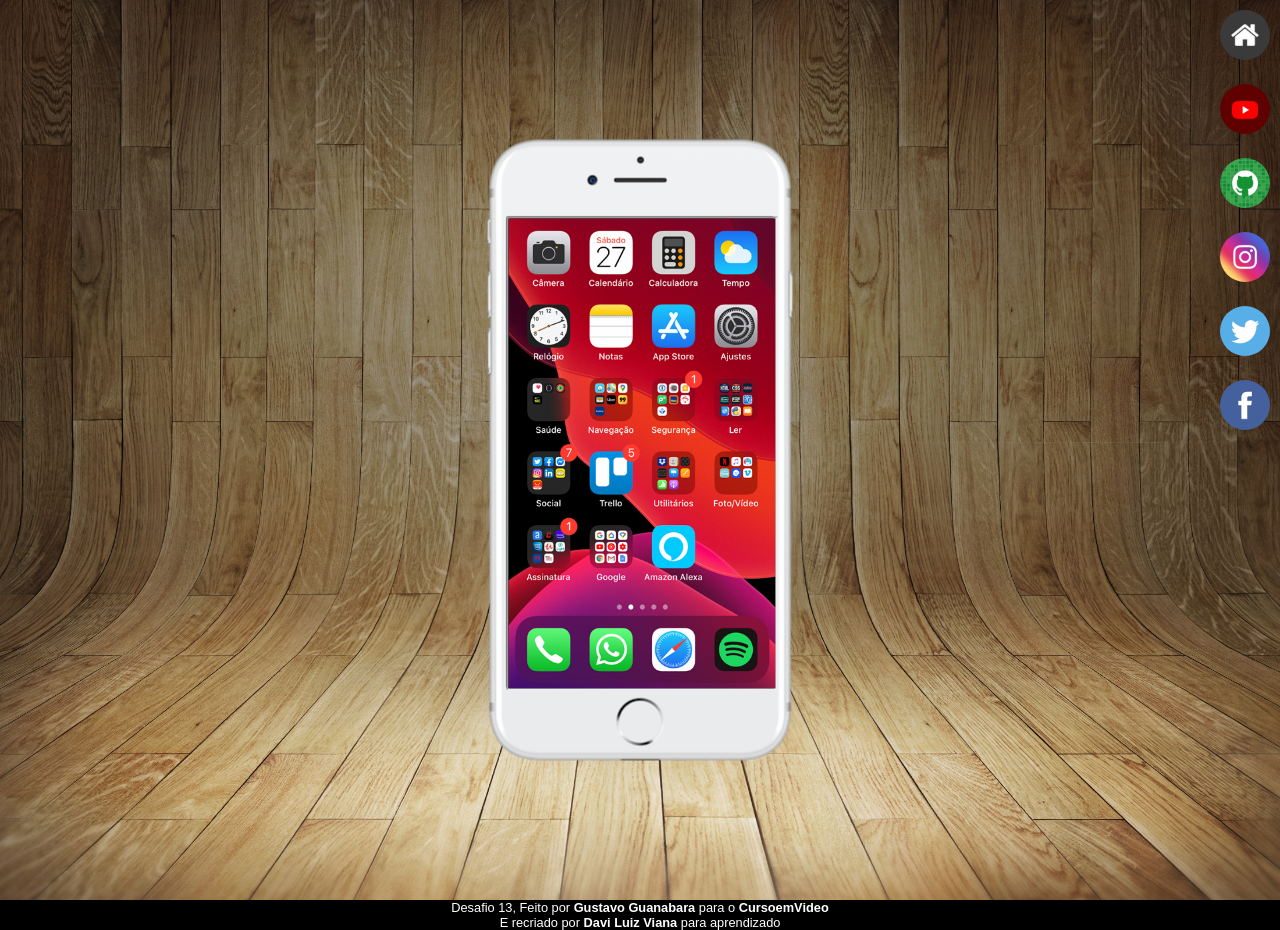
<file: index.html>
<!DOCTYPE html>
<html lang="pt-br">
<head>
    <meta charset="UTF-8">
    <meta name="viewport" content="width=device-width, initial-scale=1.0">
    <link rel="shortcut icon" href="favicon.ico" type="image/x-icon">
    <link rel="stylesheet" href="estilos/style.css">
    <title>Projeto Redes Sociais</title>
</head>
<body>
    <main>
        <section id="telefone">
            <iframe src="home.html" name="tela" id="tela">
                Seu navegador não é compatível com isso.
            </iframe>
        </section>
        <section id="redes-sociais">
            <a href="home.html" target="tela"><img src="imagens/logo-home.jpg" alt="Home"></a><br>
            <a href="youtube.html" target="tela"><img src="imagens/logo-youtube.jpg" alt="Youtube"></a><br>
            <a href="github.html" target="tela"><img src="imagens/logo-github.jpg" alt="Github"></a><br>
            <a href="instagram.html" target="tela"><img src="imagens/logo-instagram.jpg" alt="Instagram"></a><br>
            <a href="twitter.html" target="tela"><img src="imagens/logo-twitter.jpg" alt="Twitter"></a><br>
            <a href="facebook.html" target="tela"><img src="imagens/logo-facebook.jpg" alt="Facebook"></a><br>
        </section>
    </main>
    <footer>
        <p>Desafio 13, Feito por <a href="https://gustavoguanabara.github.io" target="_blank">Gustavo Guanabara</a> para o <a href="https://www.youtube.com/@cursoemvideo" target="_blank">CursoemVideo</a></p>
        <p>E recriado por <strong>Davi Luiz Viana</strong> para aprendizado</p>
    </footer>
</body>
</html>
</file>
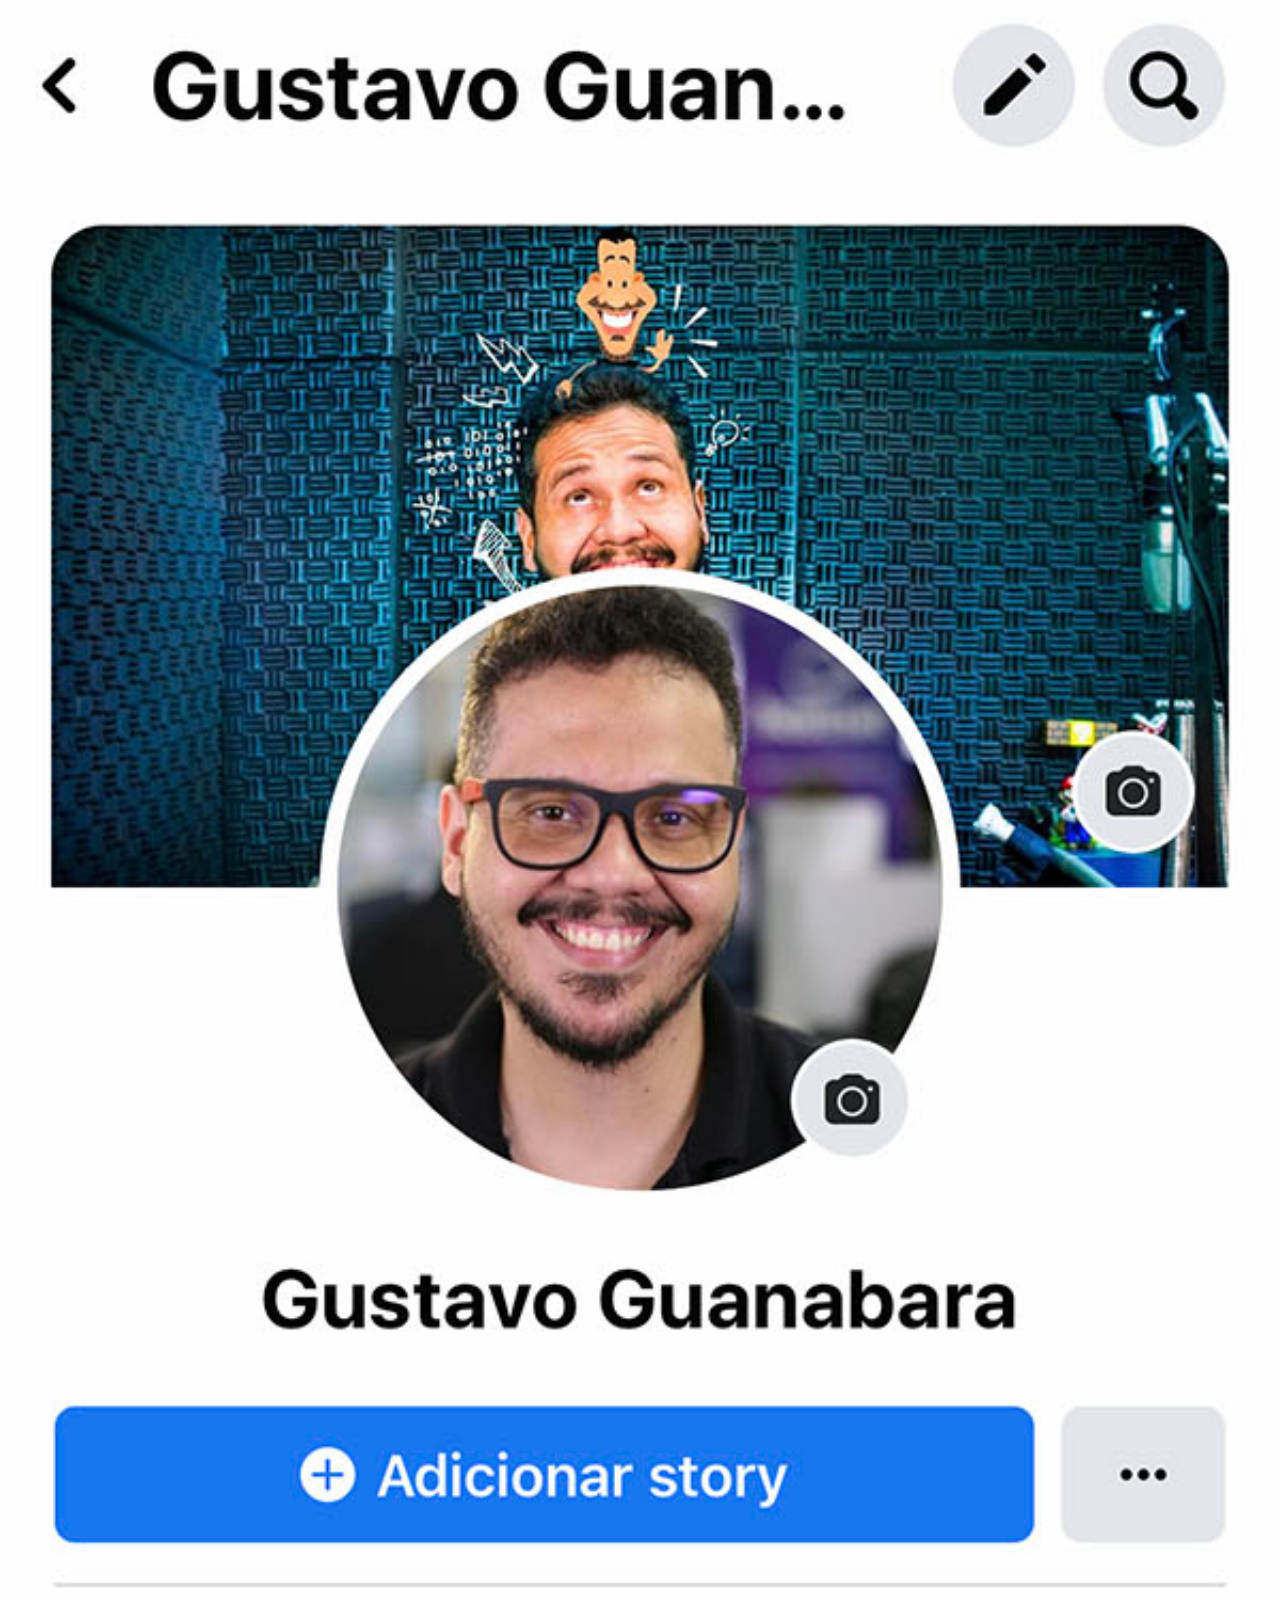
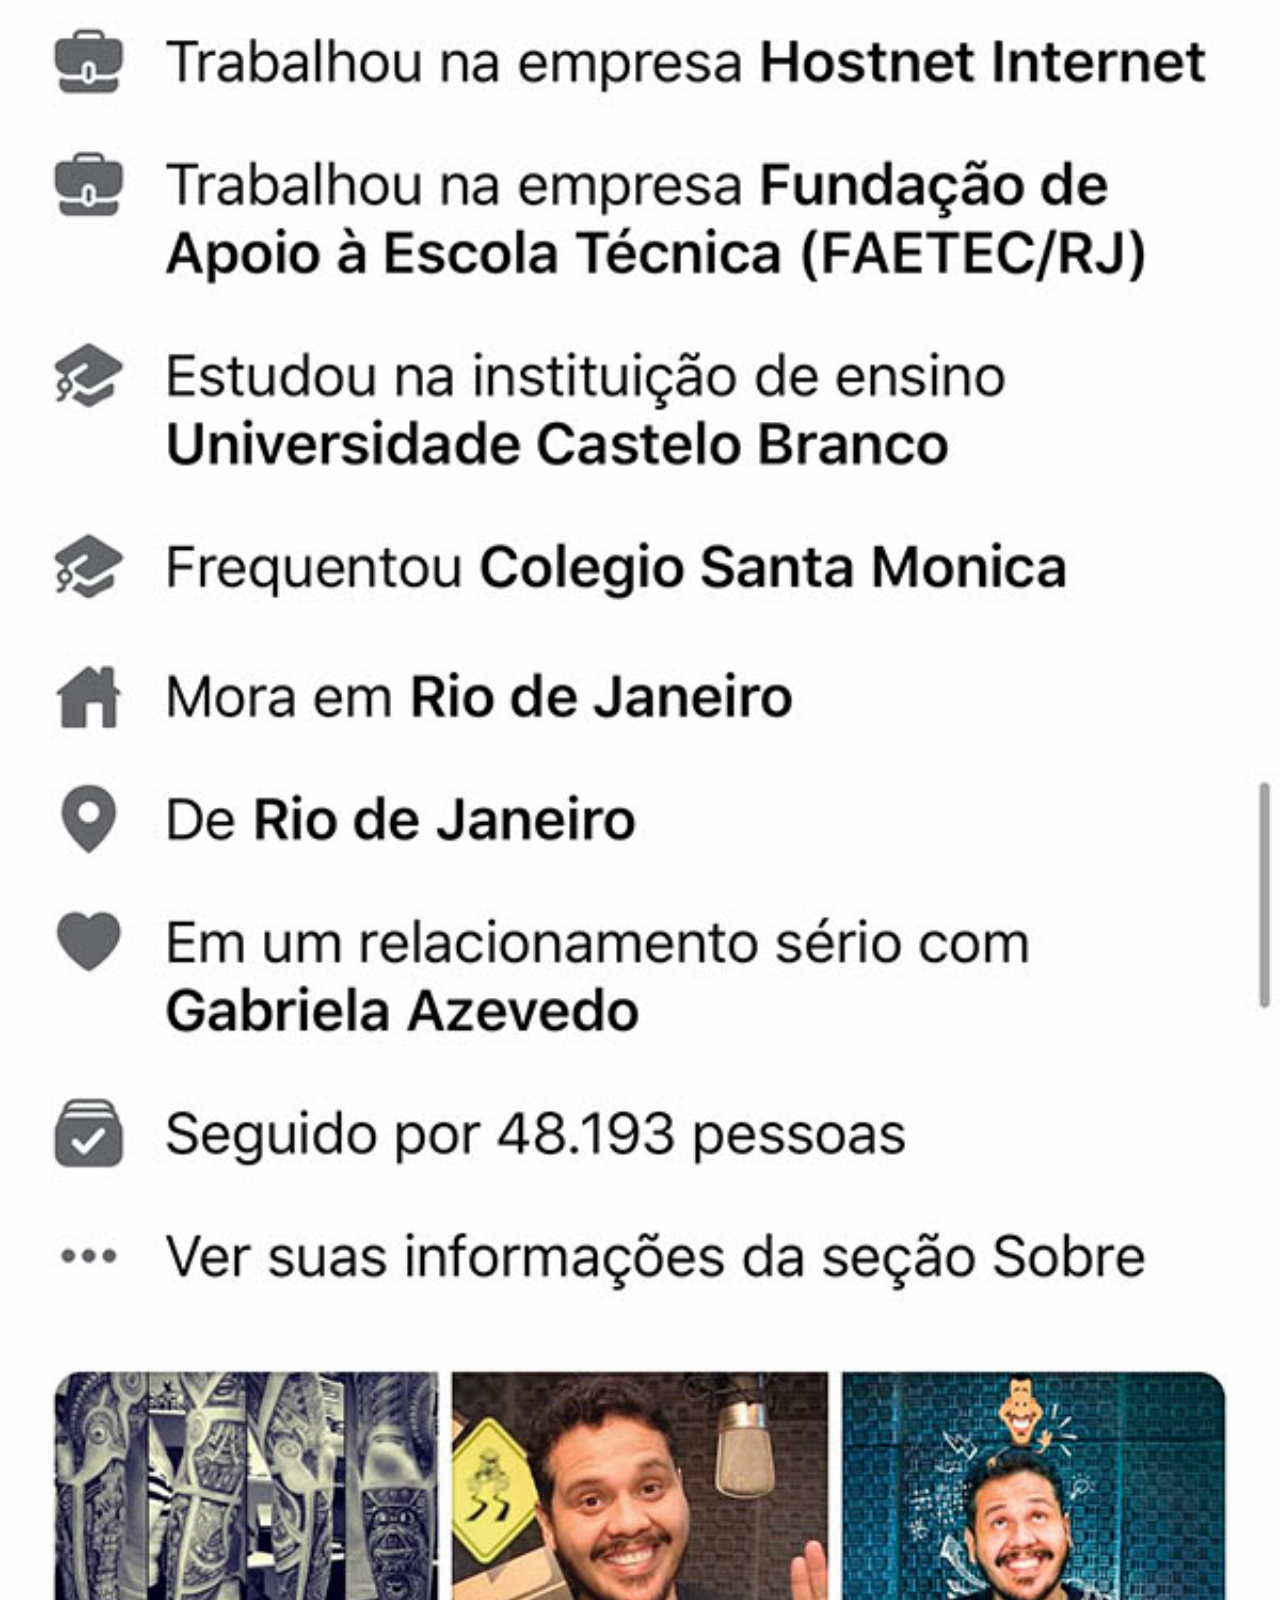
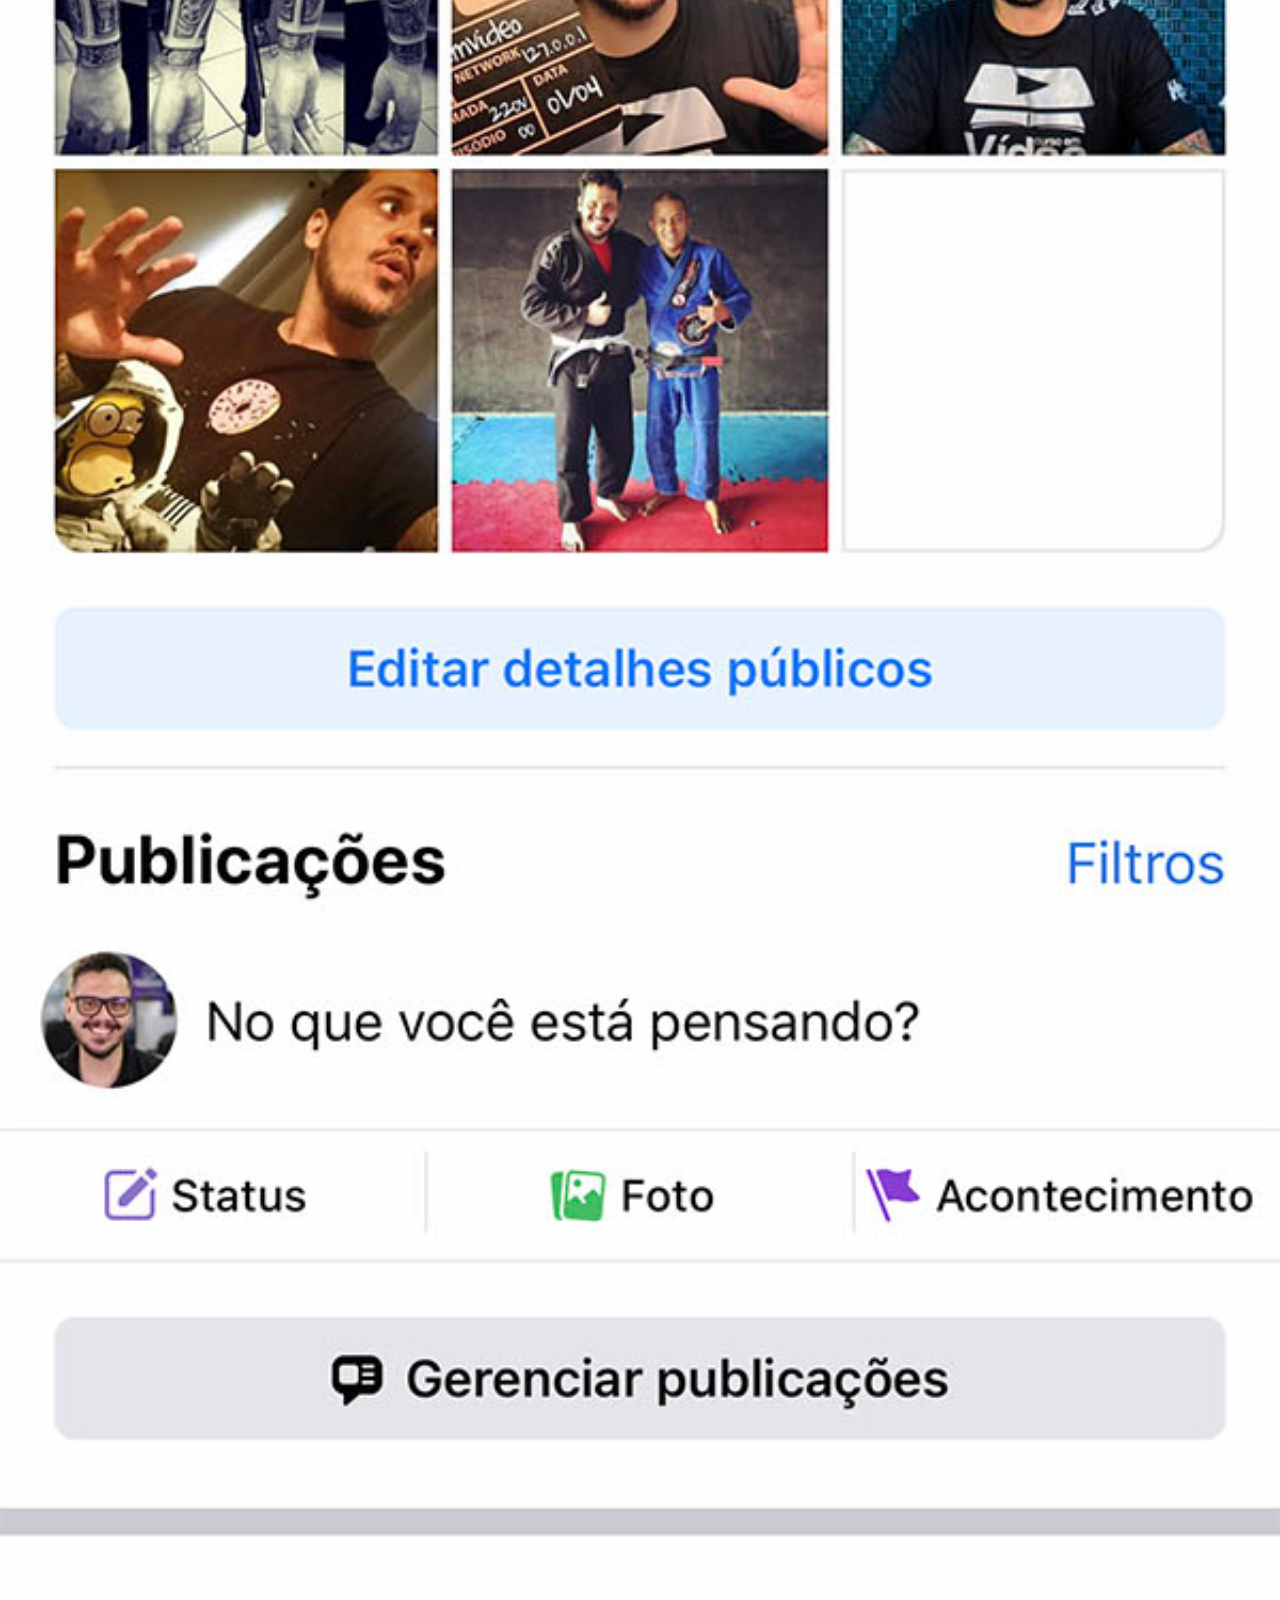
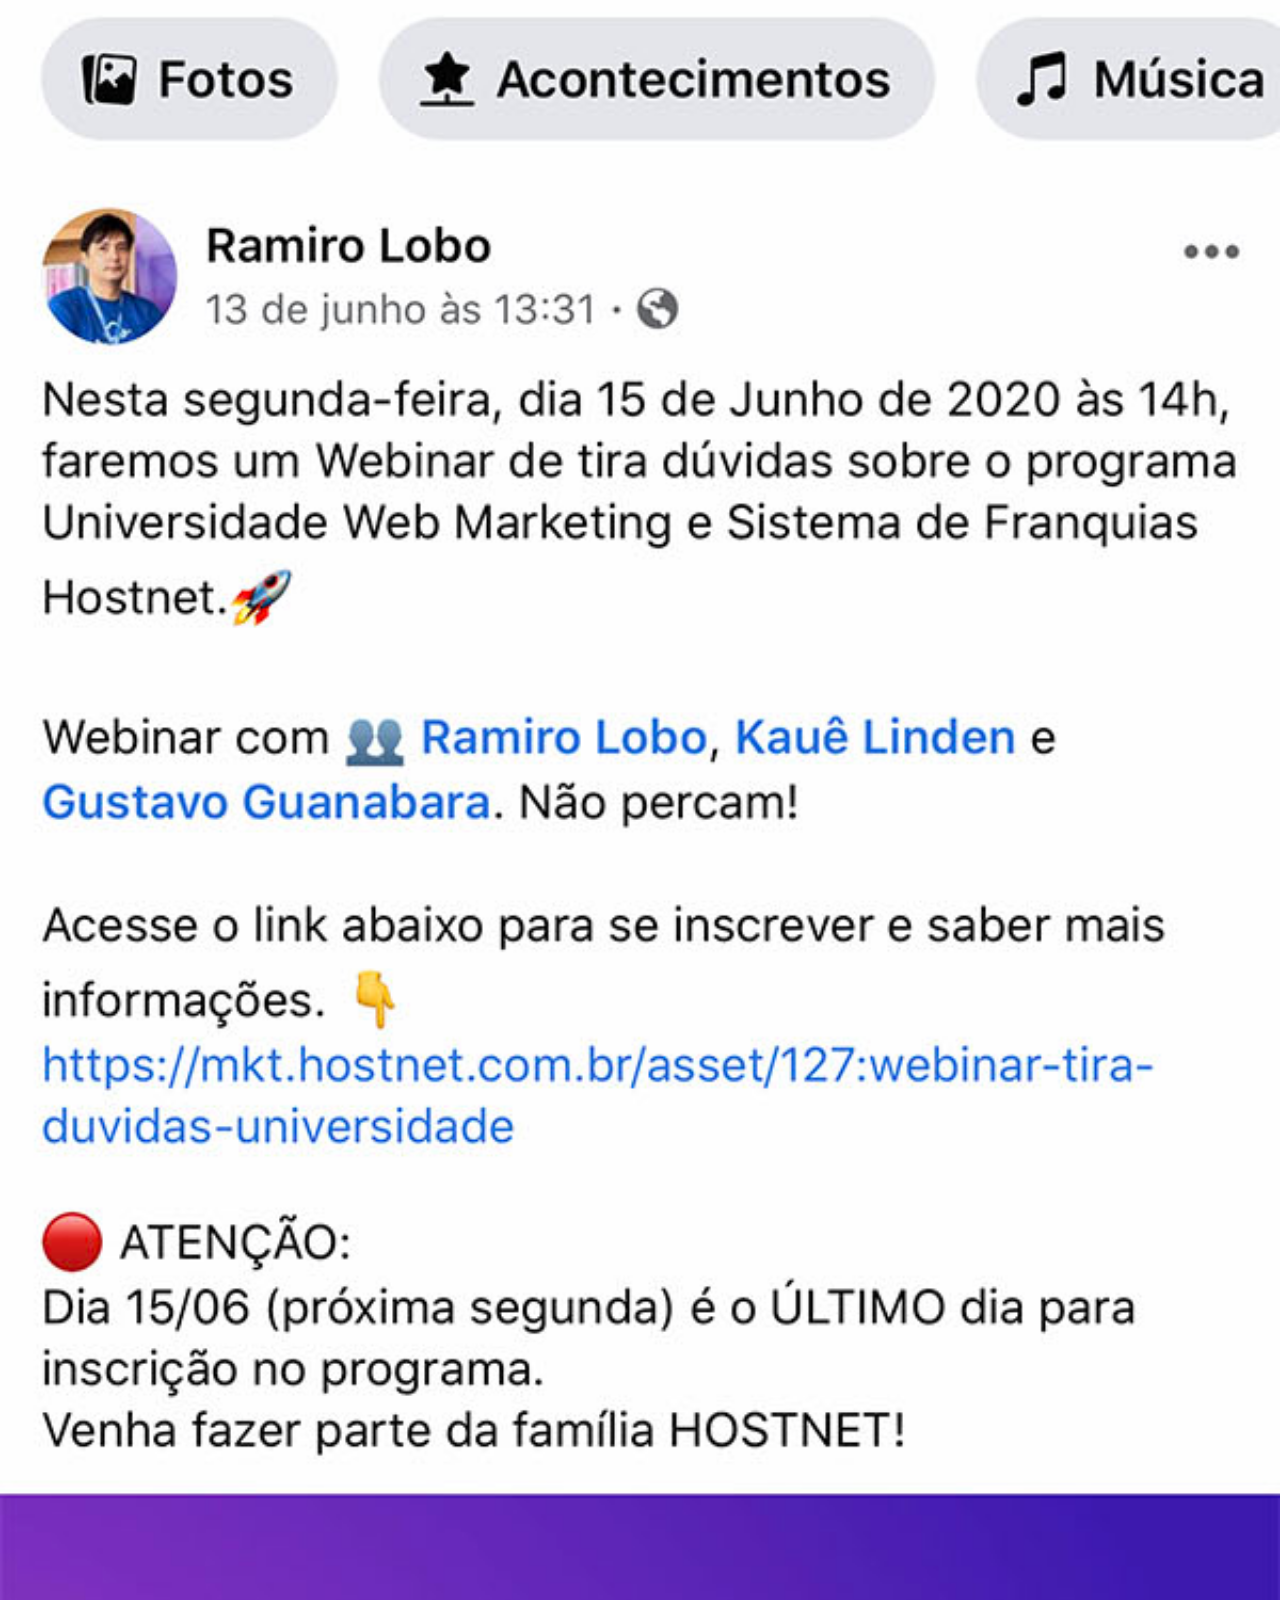
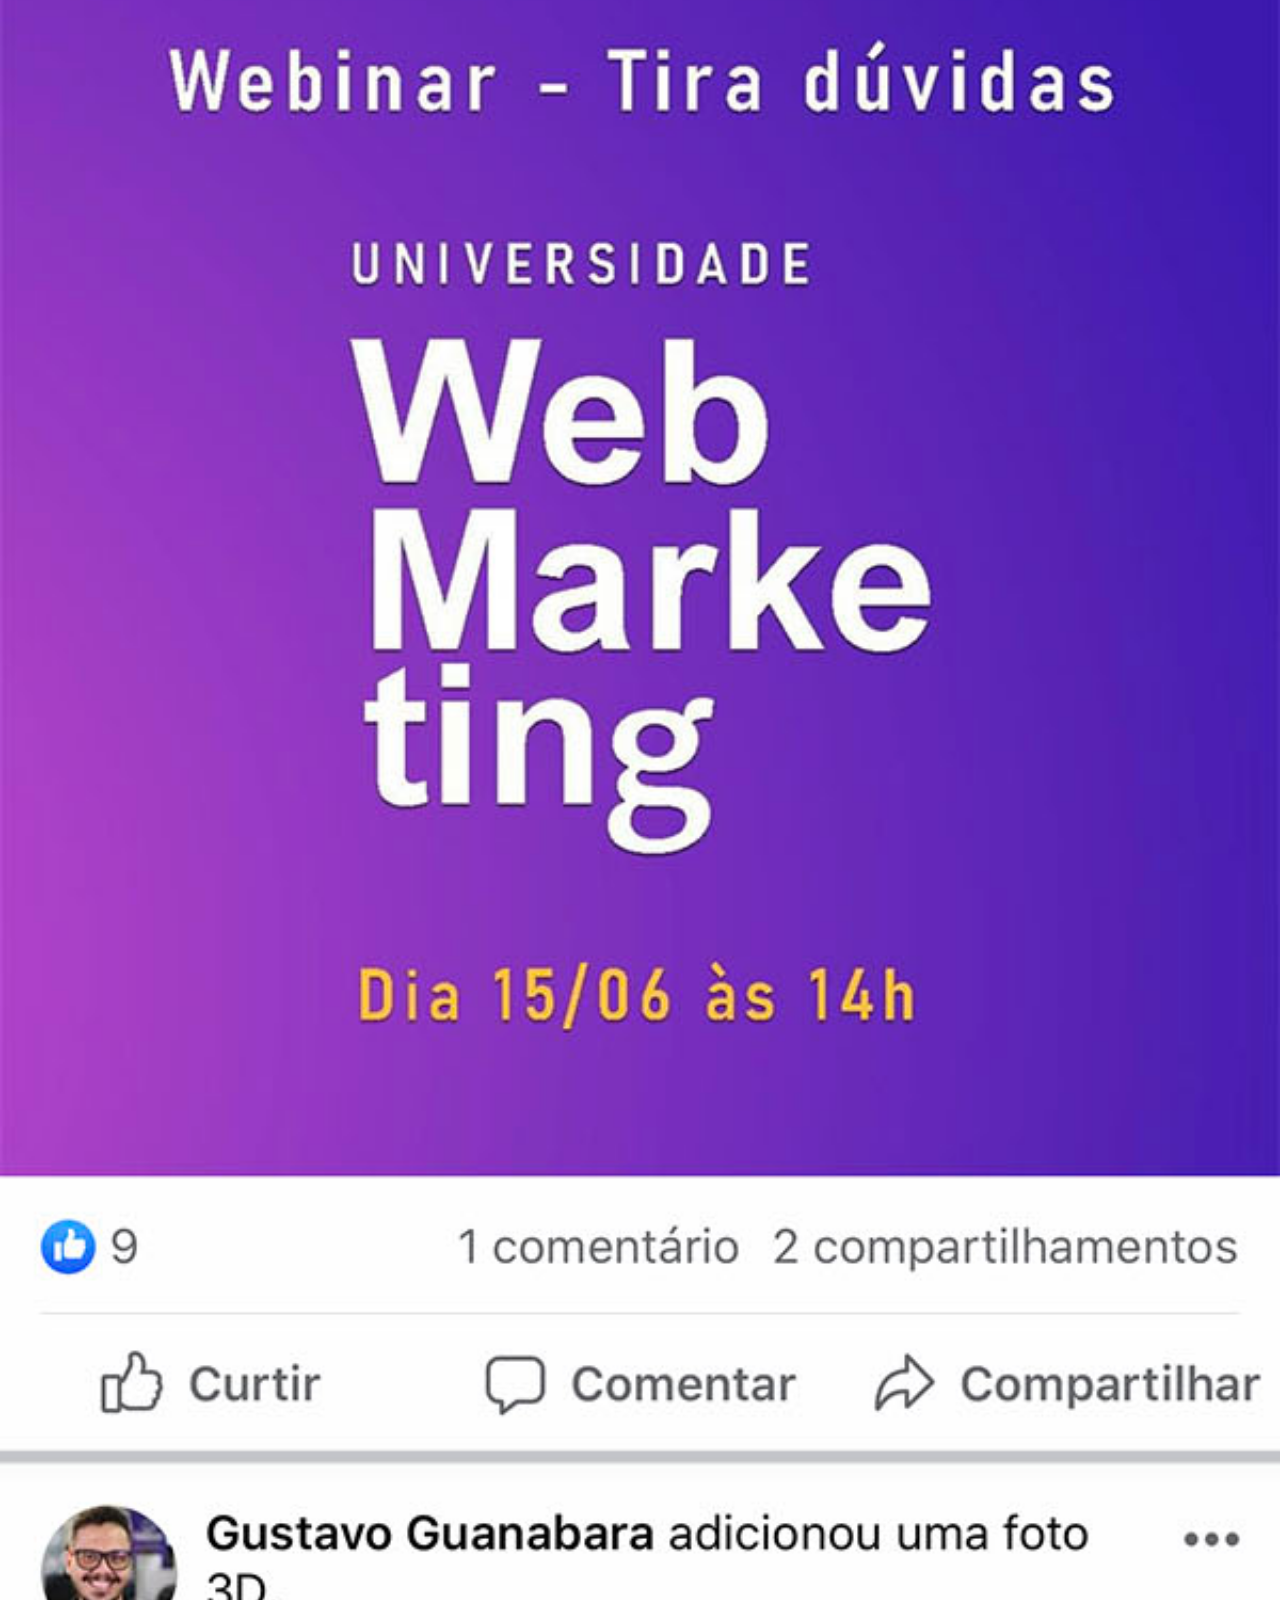
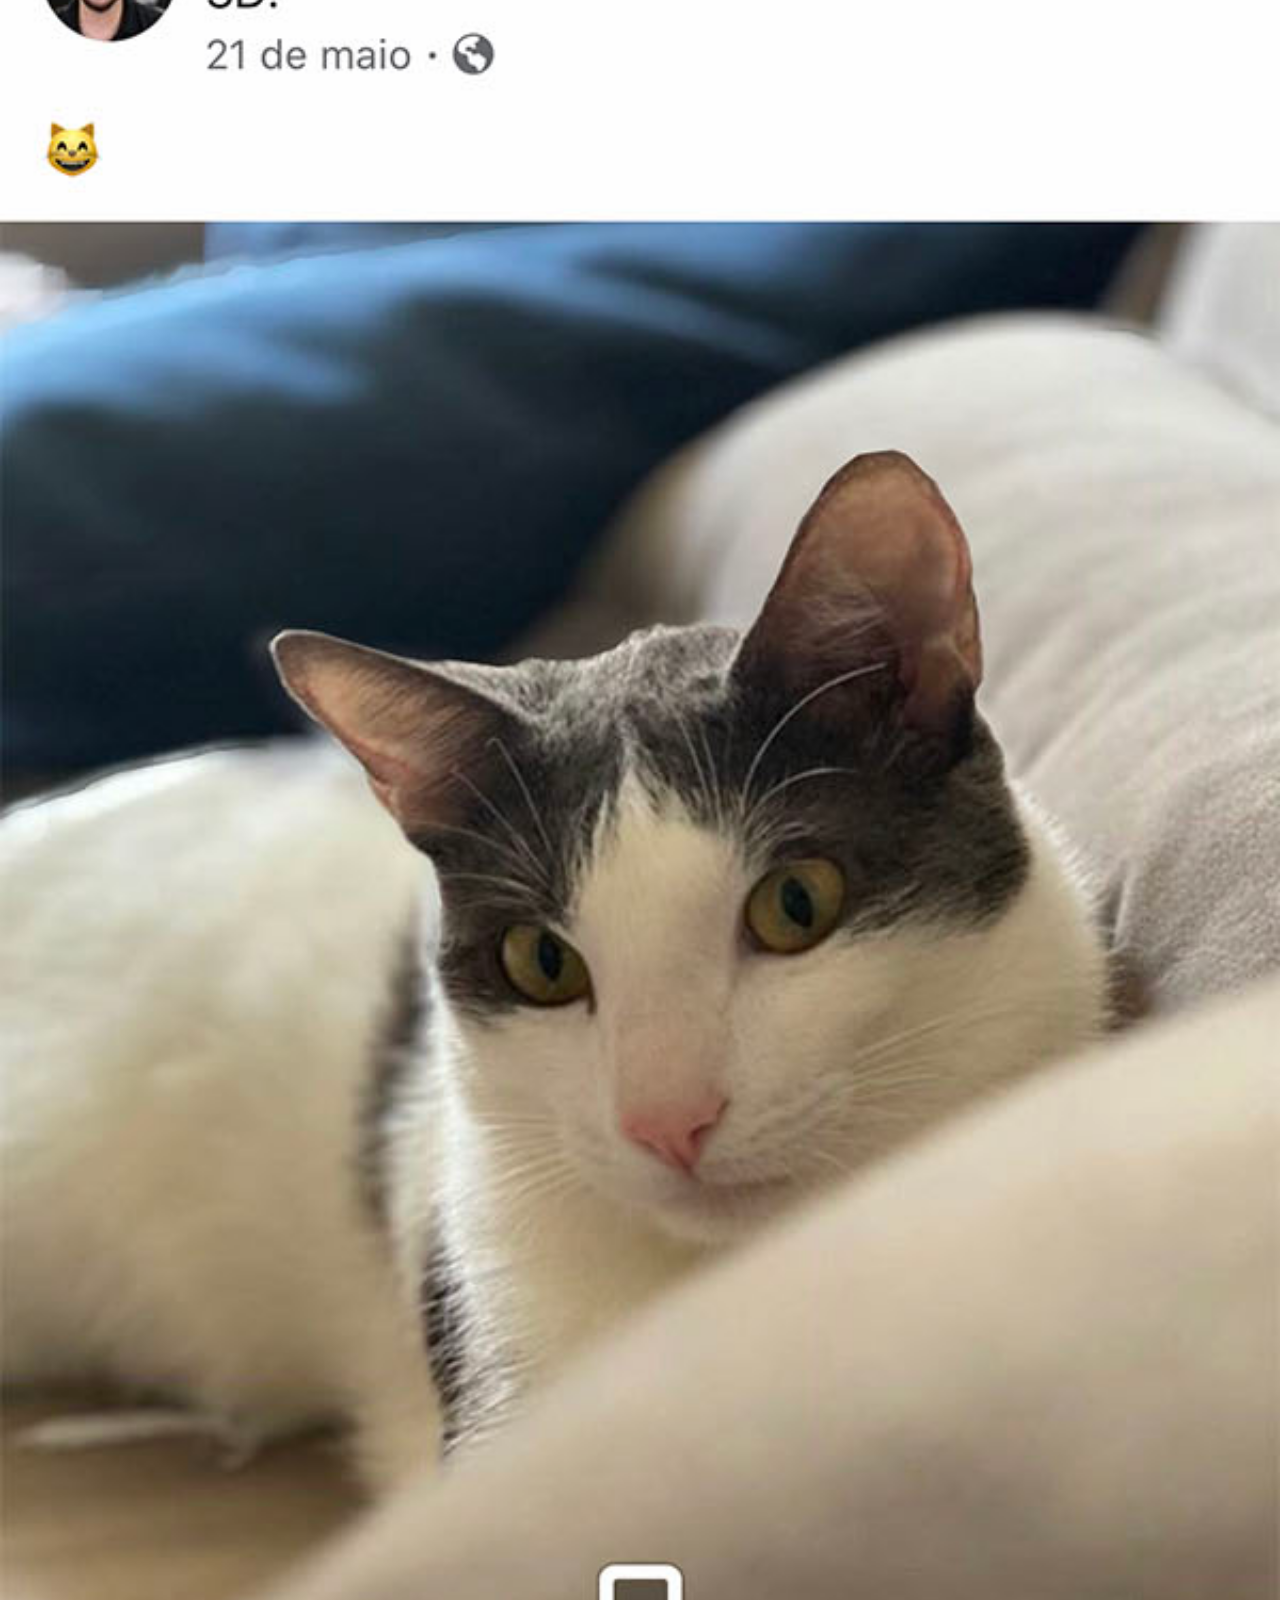
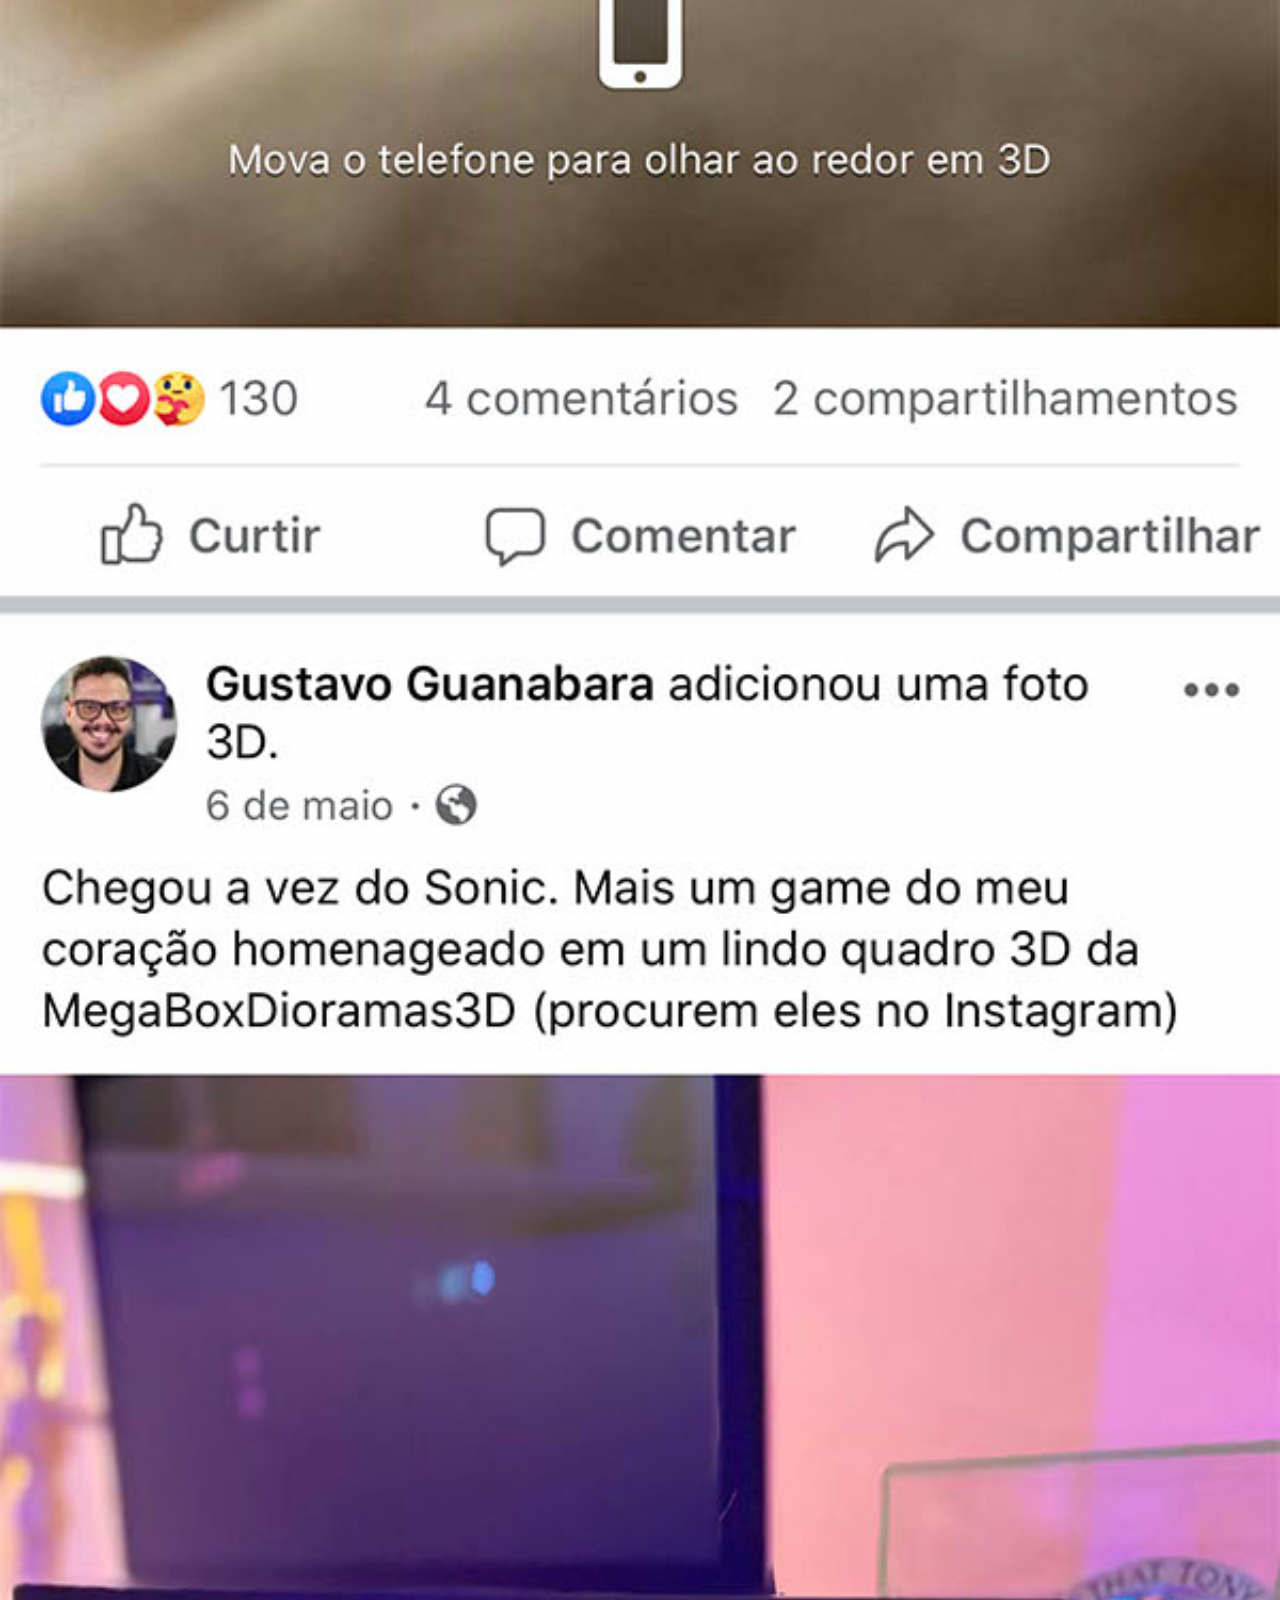
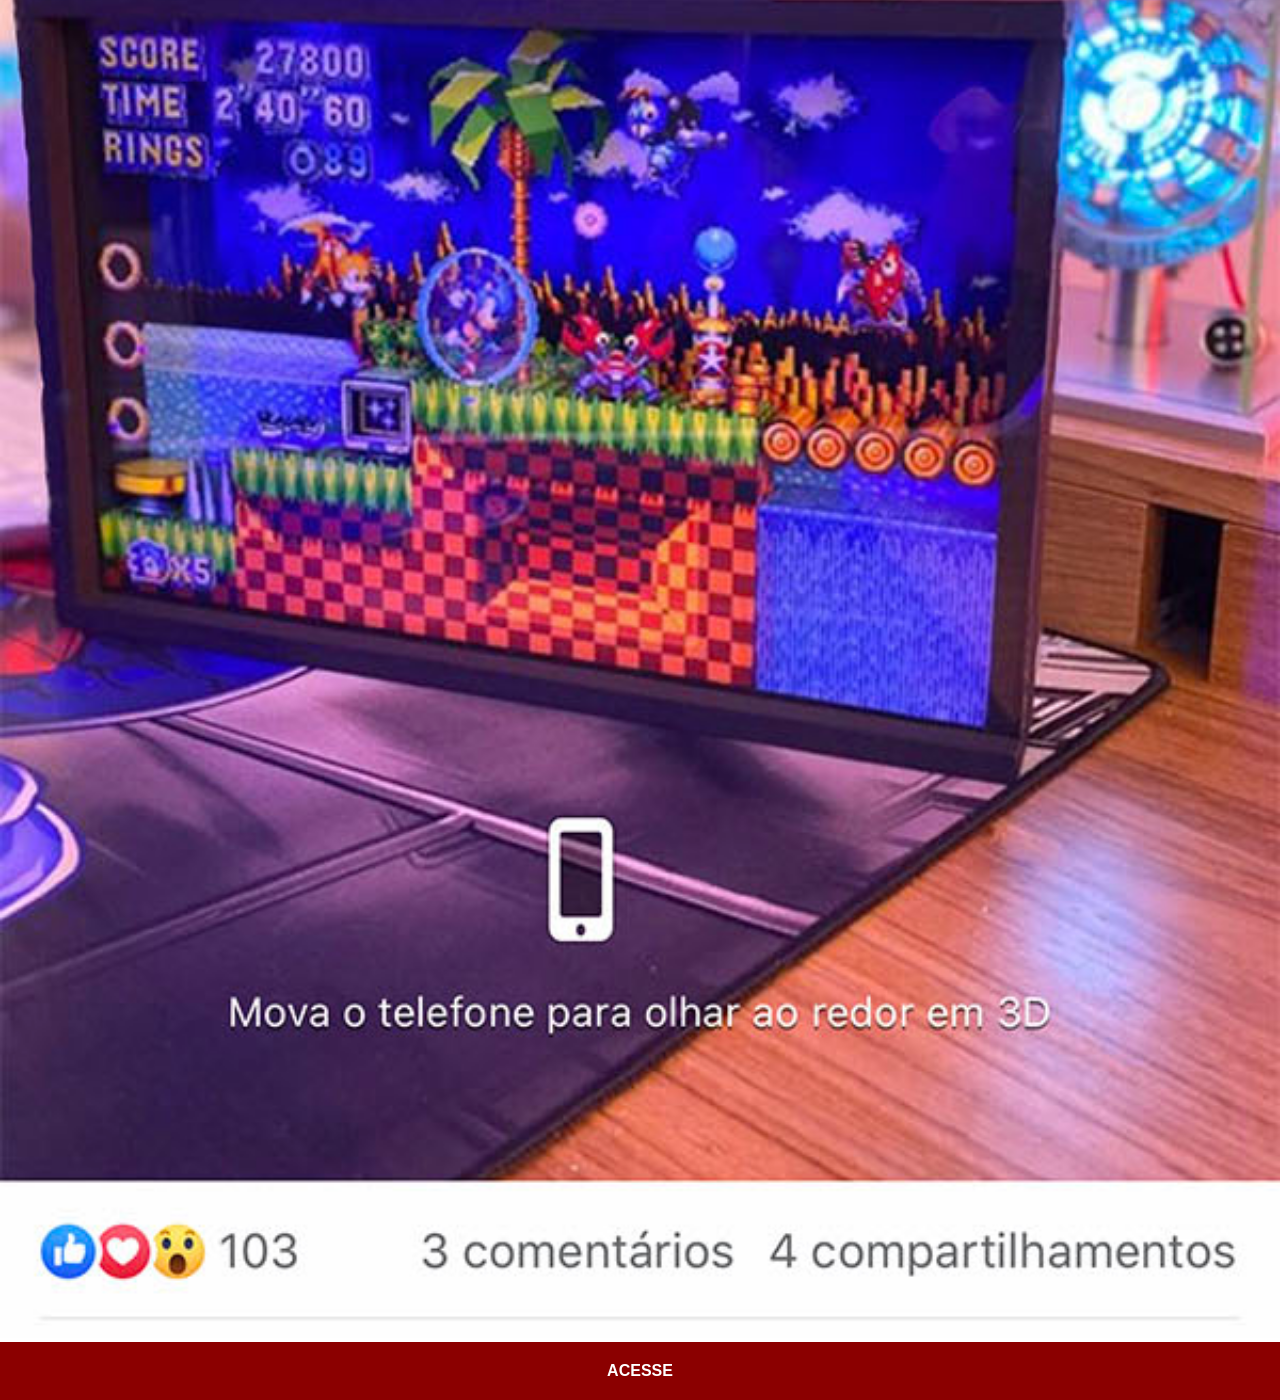
<file: facebook.html>
<!DOCTYPE html>
<html lang="pt-br">
<head>
    <meta charset="UTF-8">
    <meta name="viewport" content="width=device-width, initial-scale=1.0">
    <link rel="stylesheet" href="estilos/social.css">
    <title>Facebook</title>
</head>
<body>
    <img src="imagens/tela-facebook.jpg" alt="Facebook">
    <a href="https://www.facebook.com/gustavoguanabara/?locale=pt_BR">ACESSE</a>
</body>
</html>
</file>
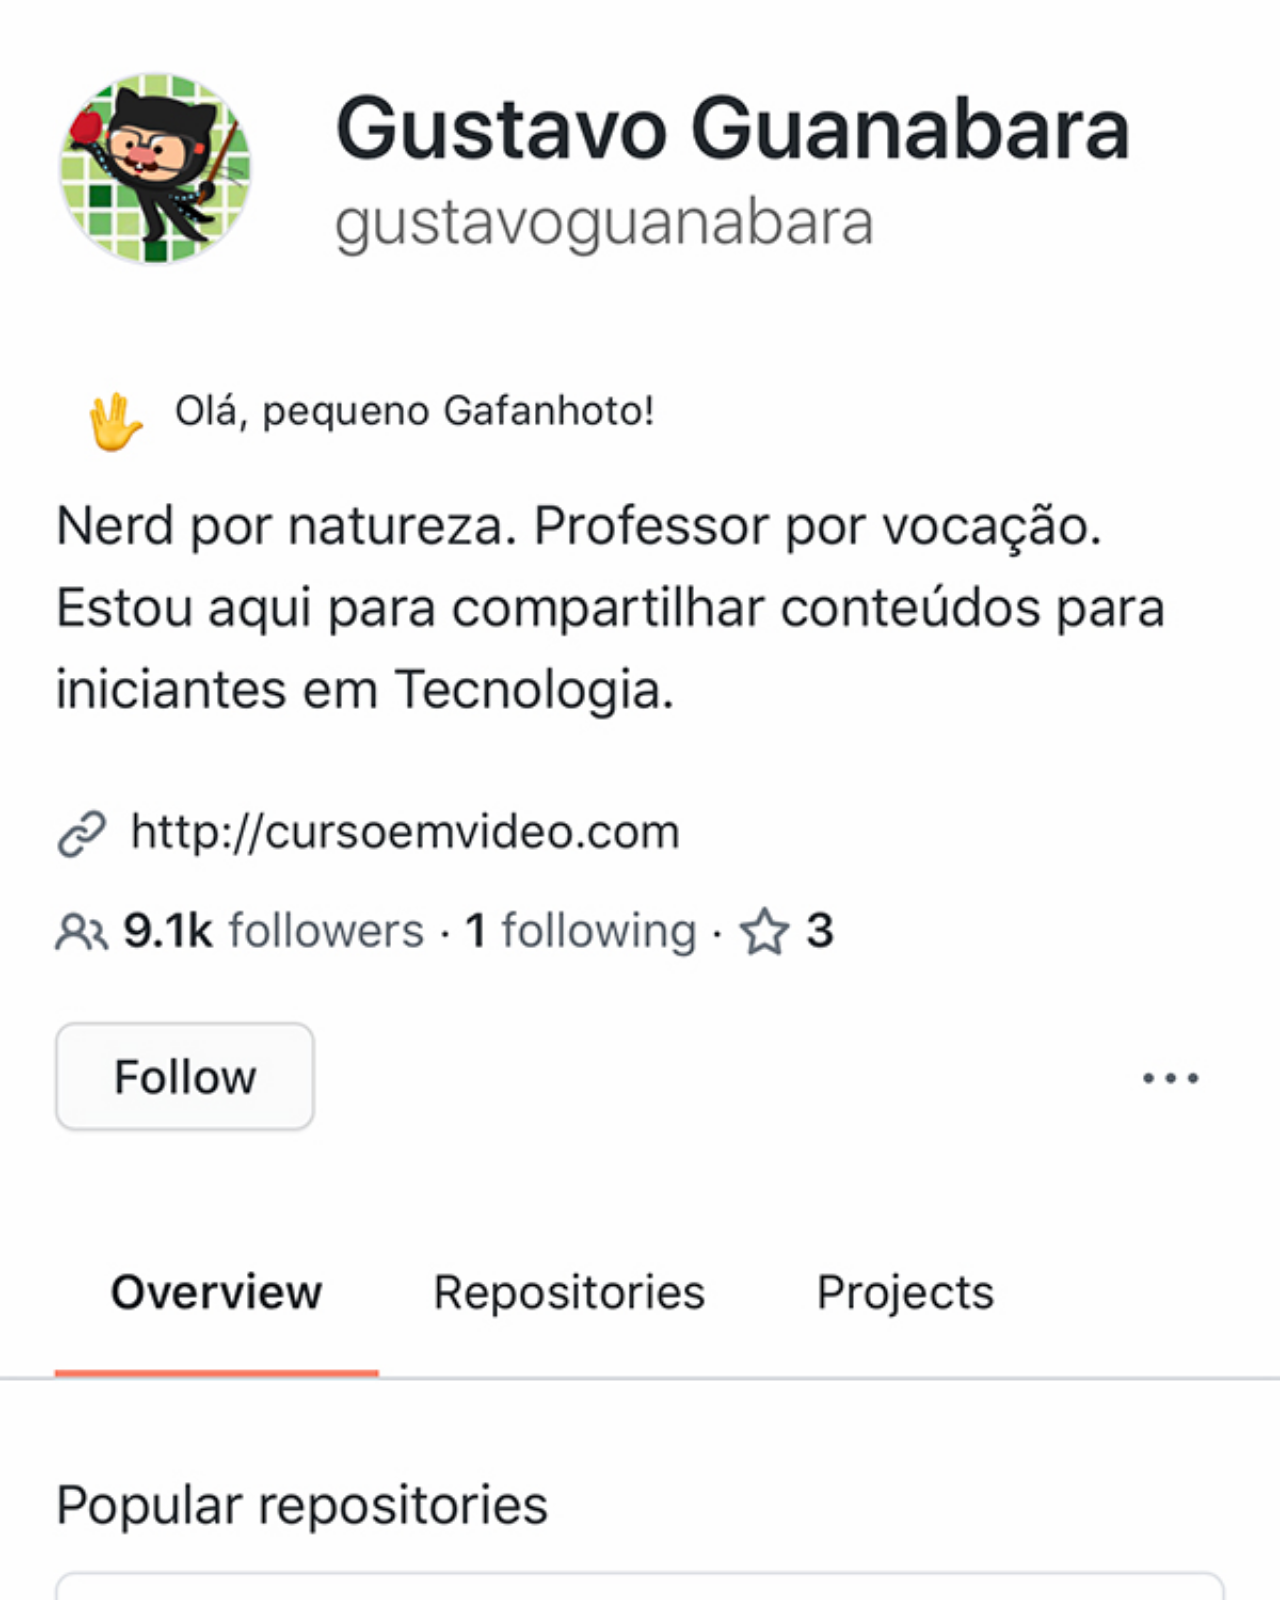
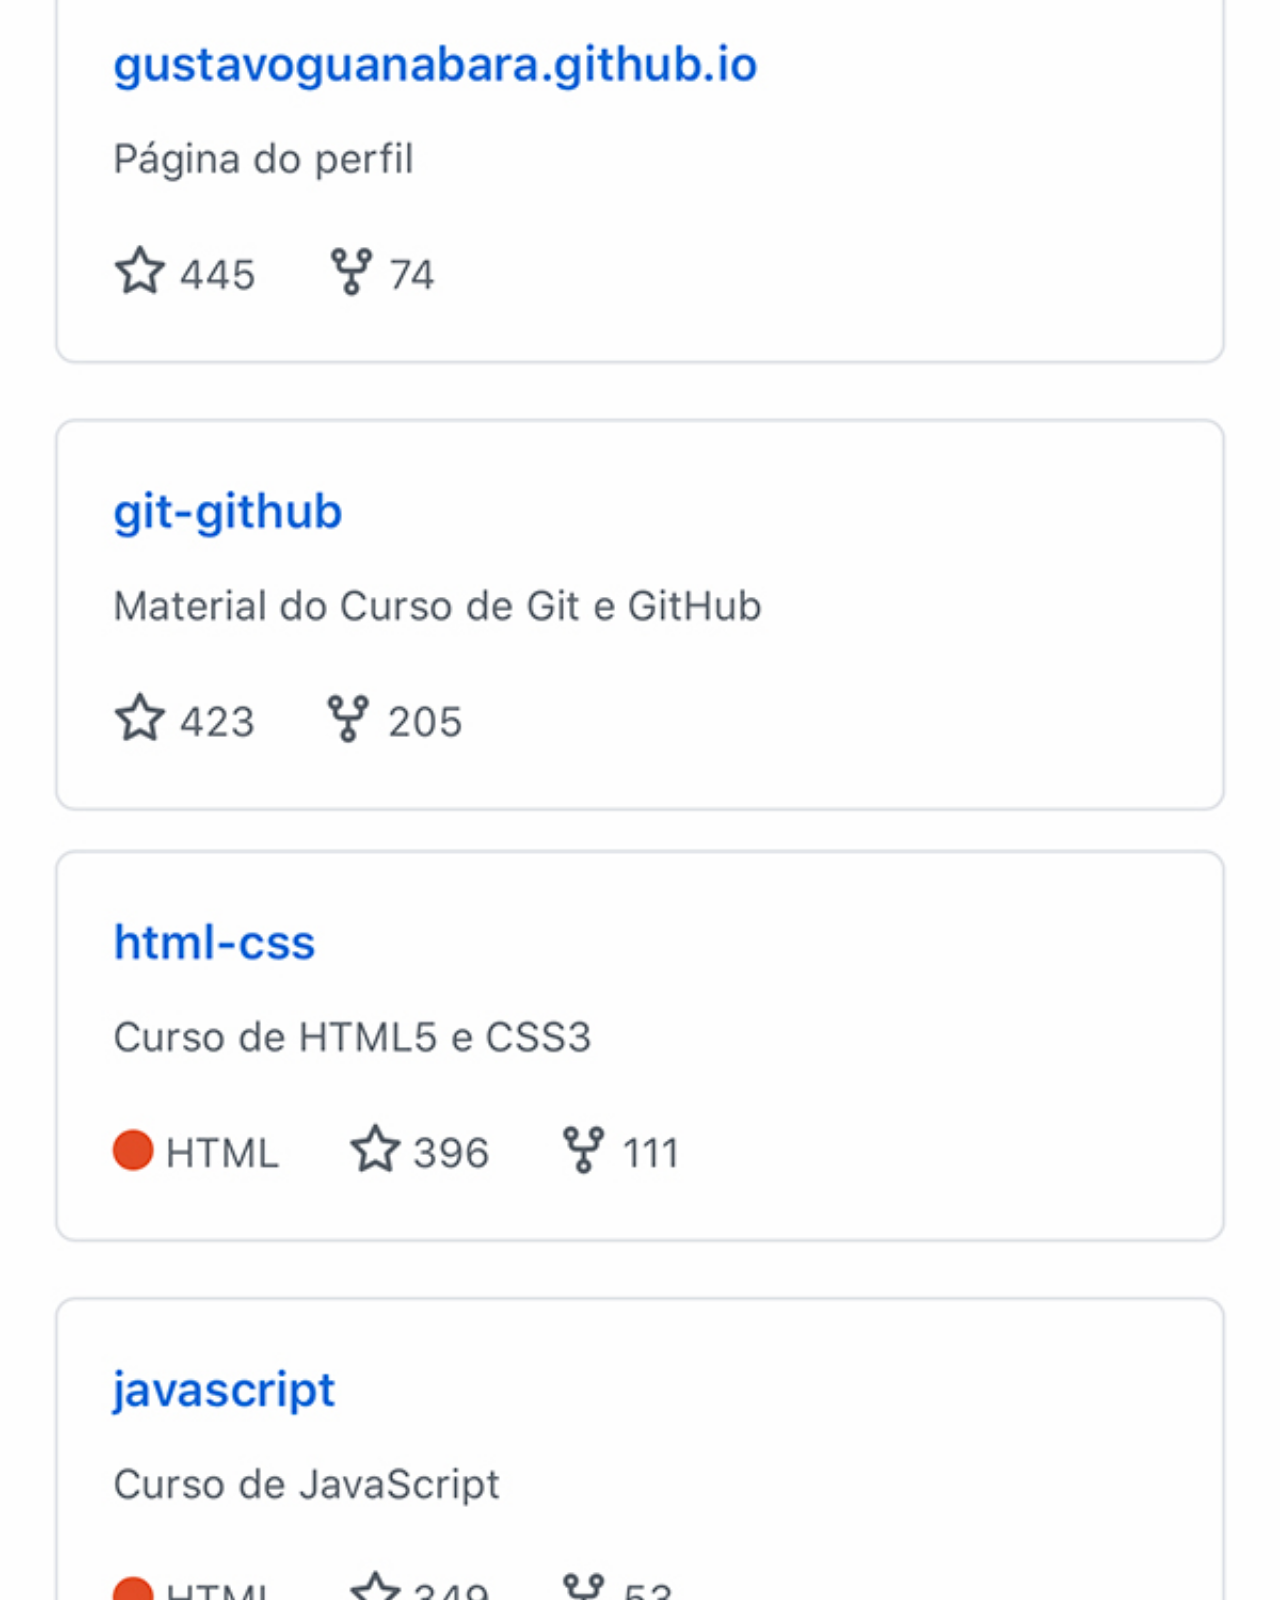
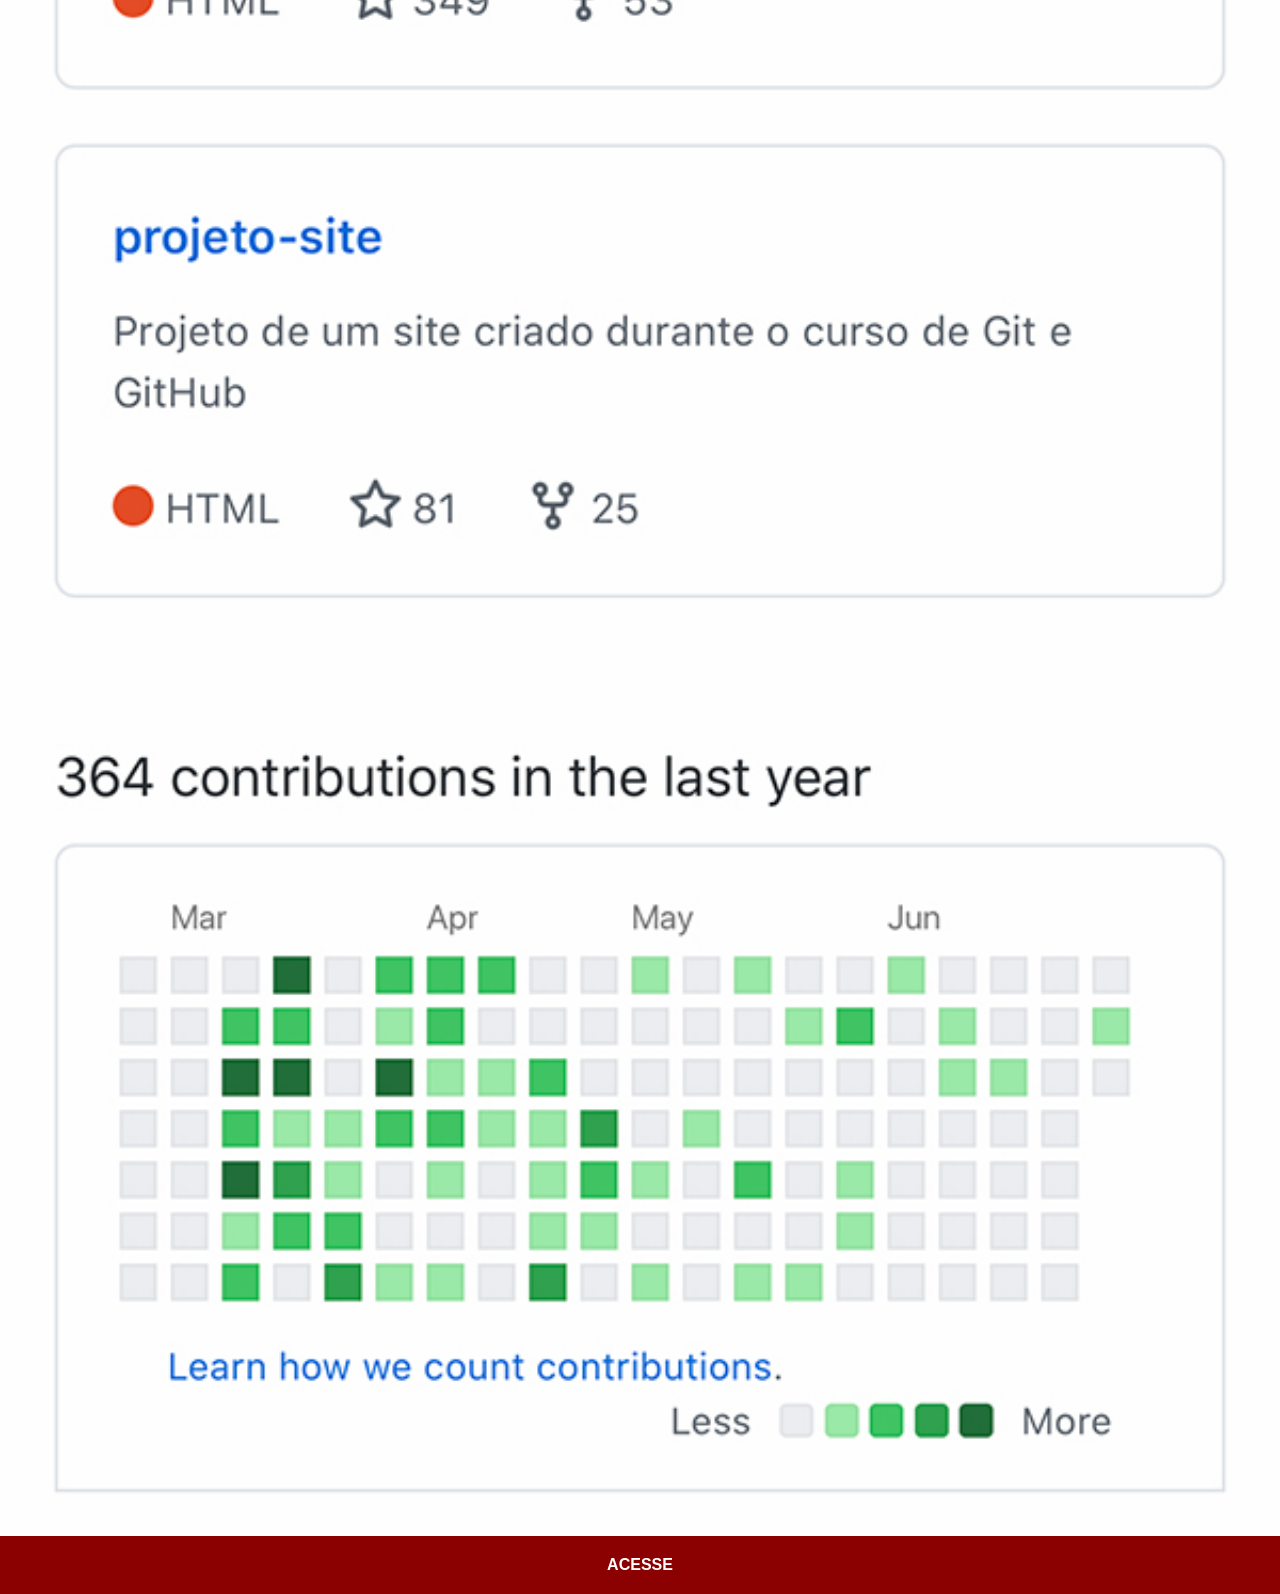
<file: github.html>
<!DOCTYPE html>
<html lang="en">
<head>
    <meta charset="UTF-8">
    <meta name="viewport" content="width=device-width, initial-scale=1.0">
    <title>Github</title>
    <link rel="stylesheet" href="estilos/social.css">
</head>
<body>
    <img src="imagens/tela-github.jpg" alt="Github">
    <a href="https://gustavoguanabara.github.io" target="_blank">ACESSE</a>
</body>
</html>
</file>
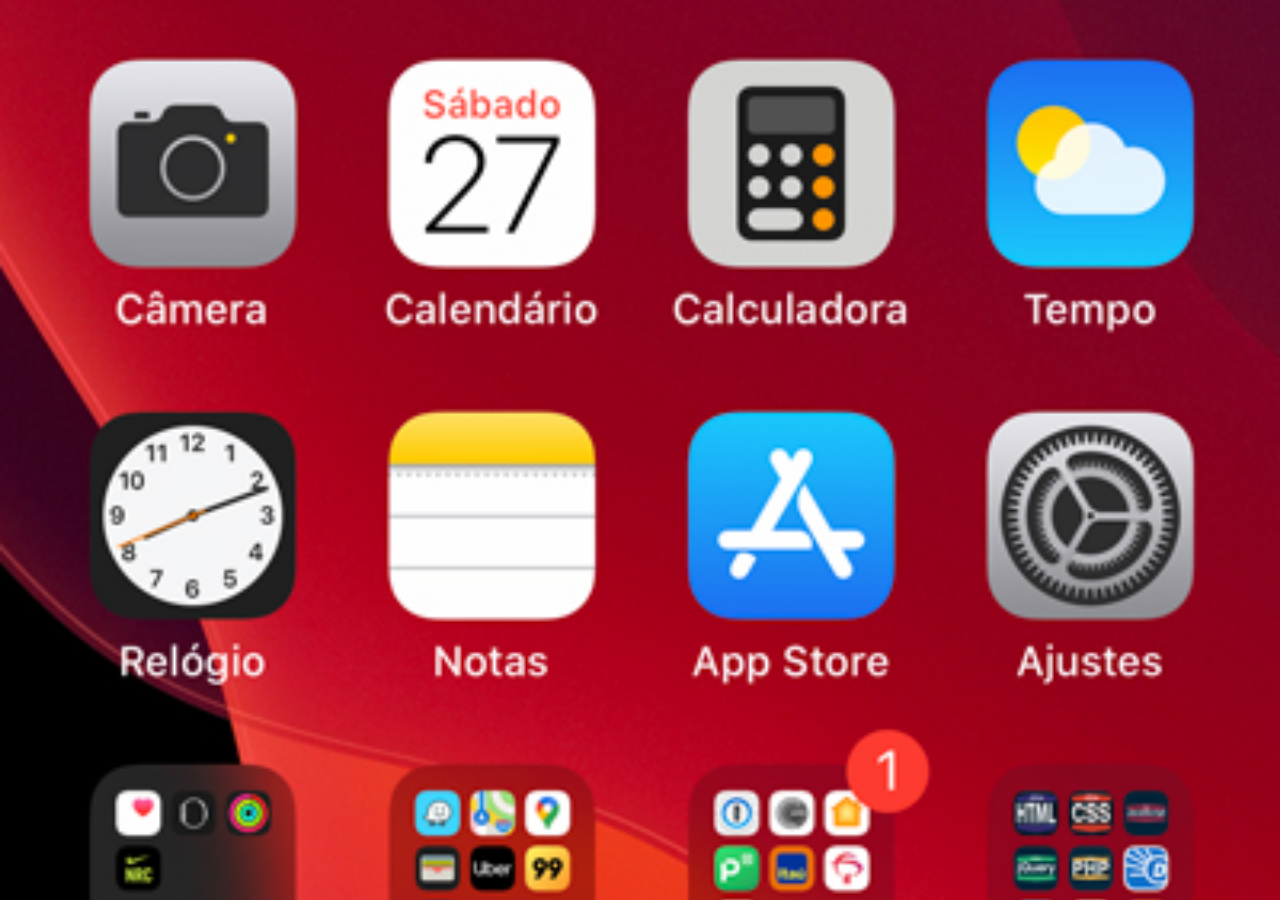
<file: home.html>
<!DOCTYPE html>
<html lang="pt-br">
<head>
    <meta charset="UTF-8">
    <meta name="viewport" content="width=device-width, initial-scale=1.0">
    <title>Home</title>
</head>
<style>
    *{
        margin: 0px;
        padding: 0px;
    }

    body{
        width: 100vw;
        height: 100vh;
        background: black url(imagens/tela-home.jpg) no-repeat top center;
        background-size: cover;
    }
</style>
<body>
    
</body>
</html>
</file>
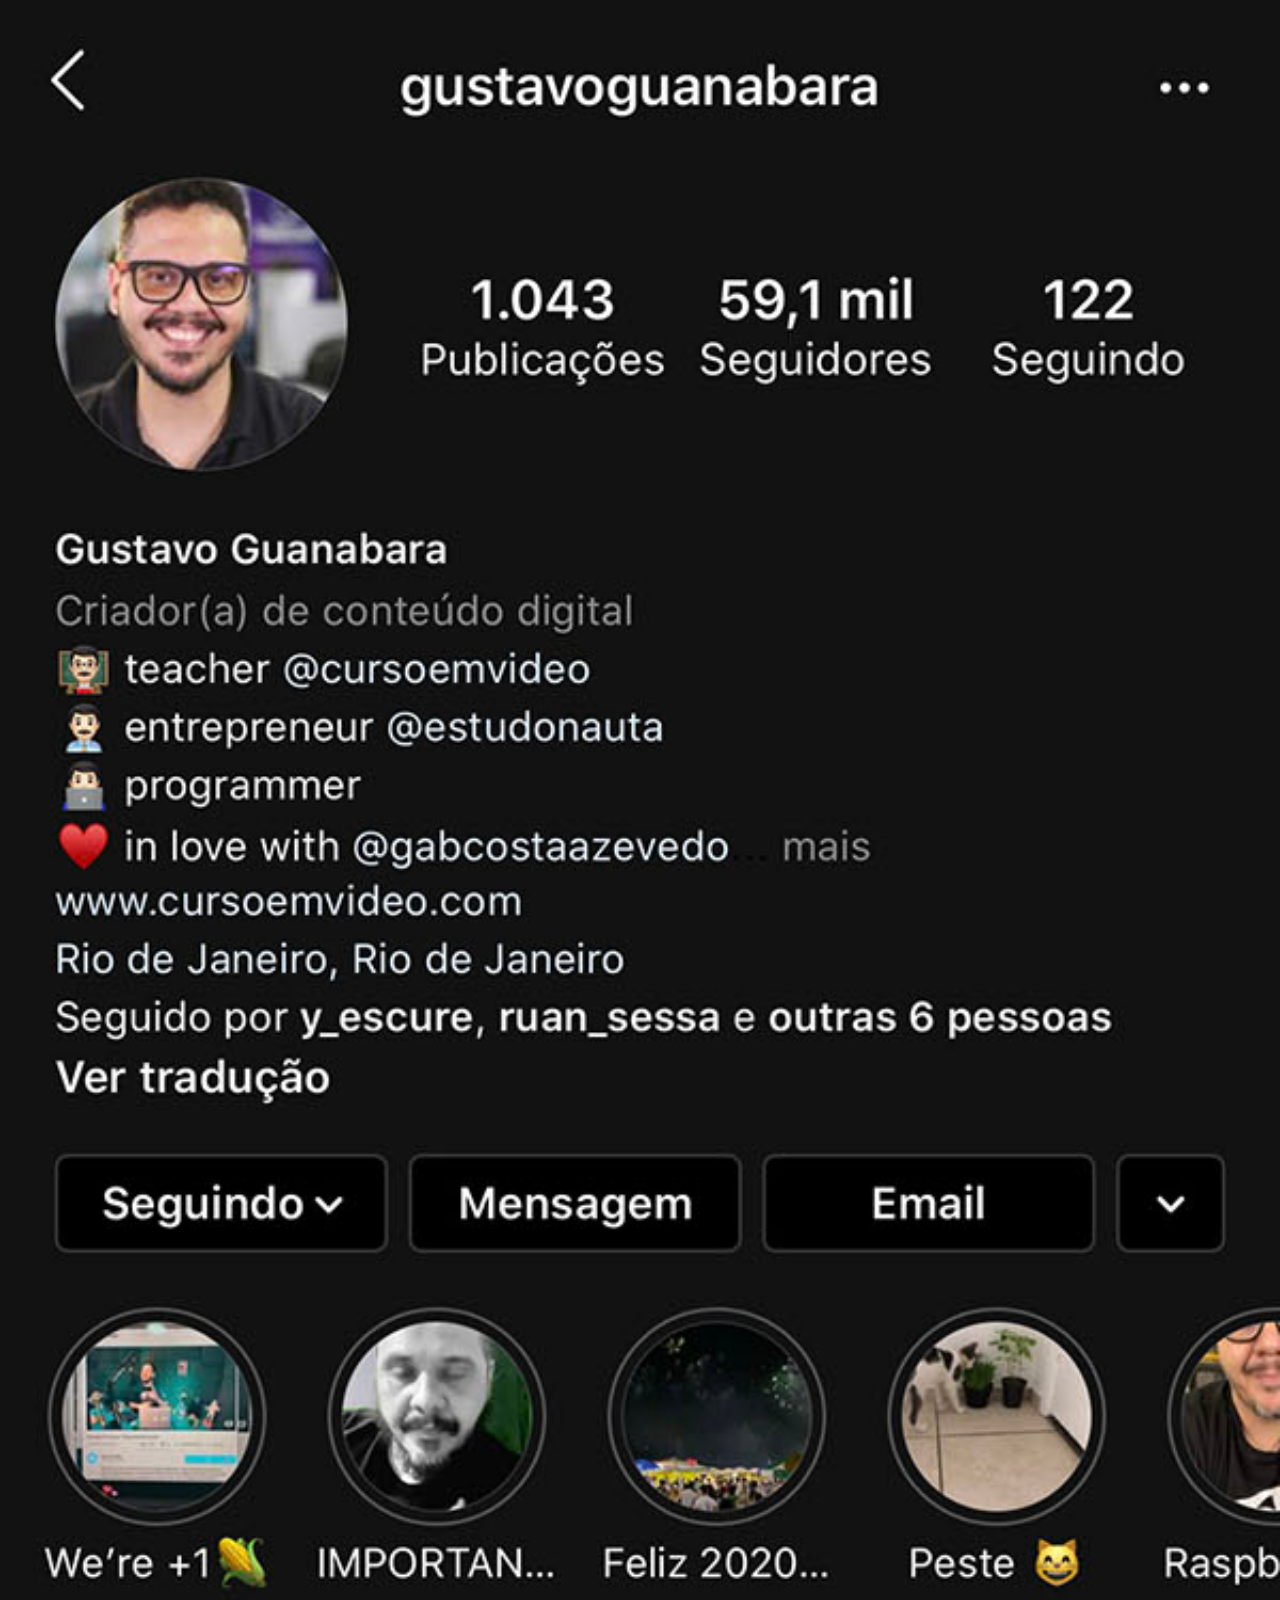
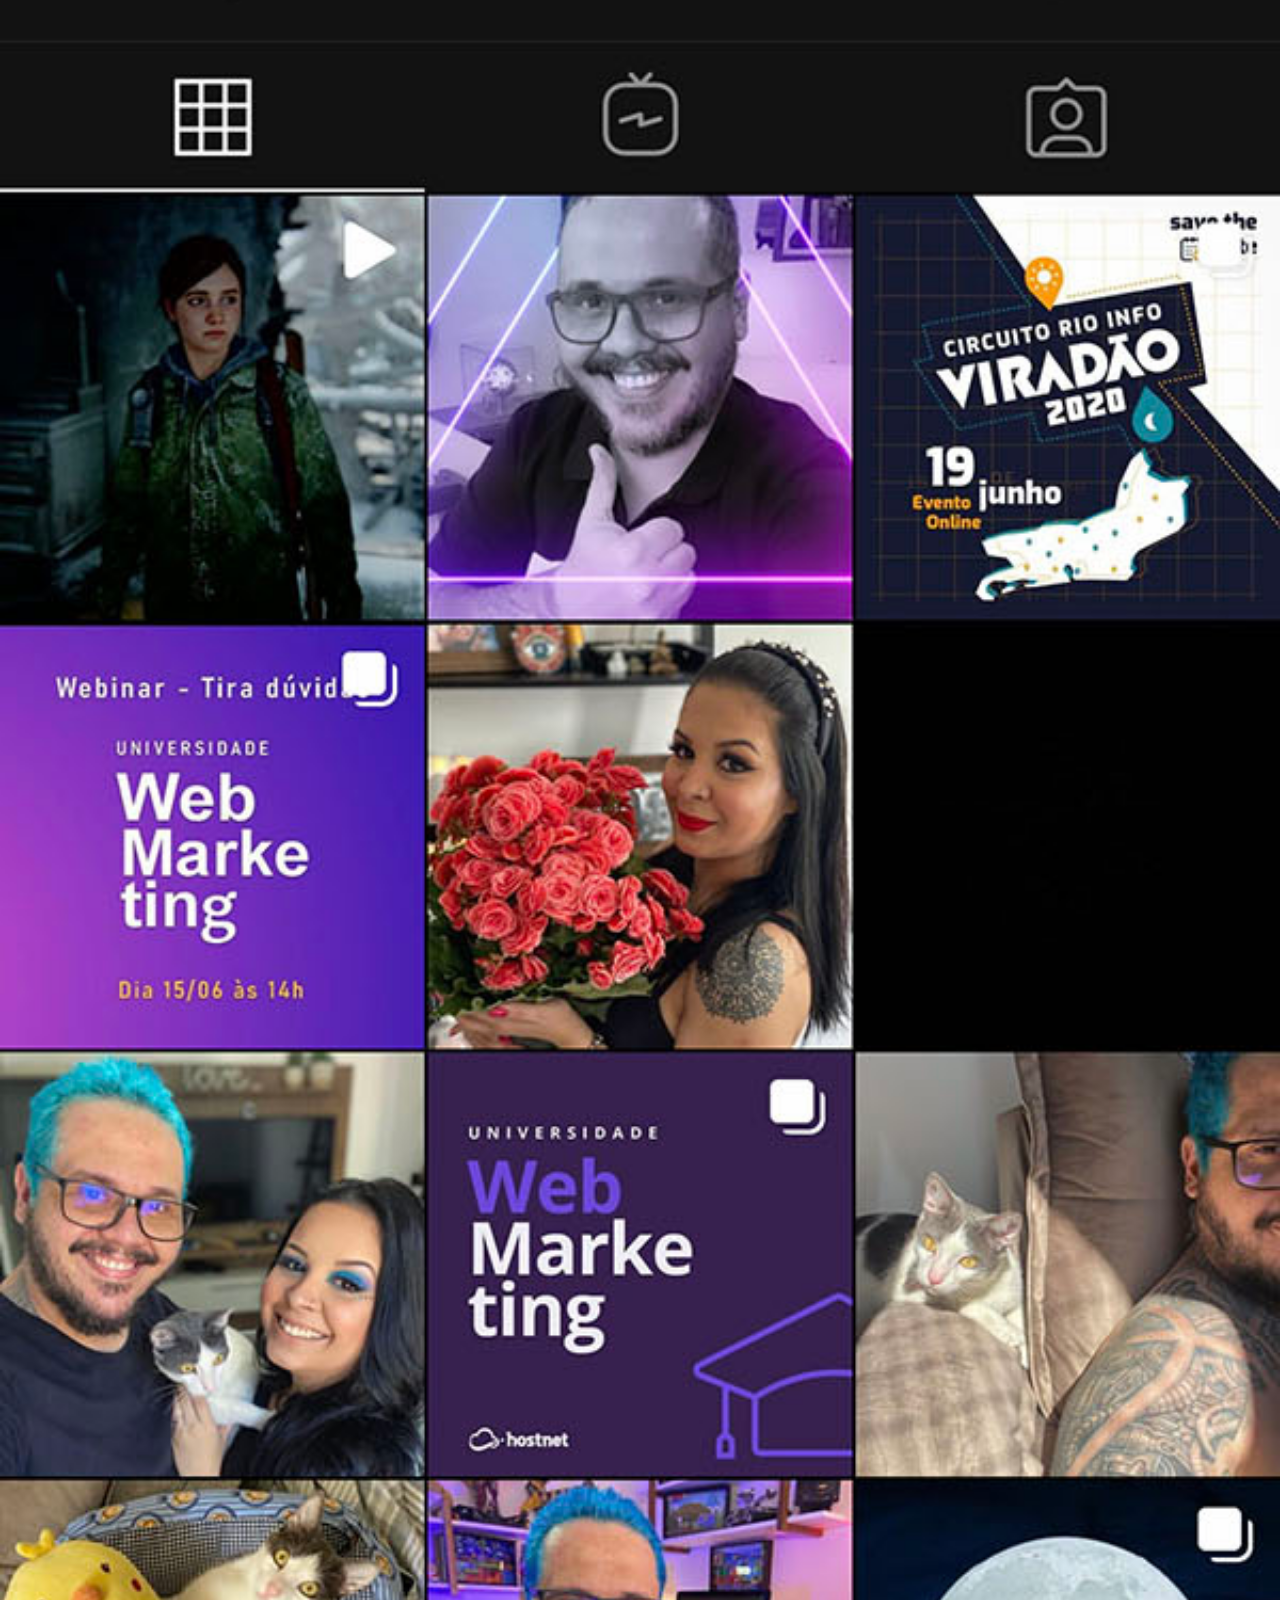
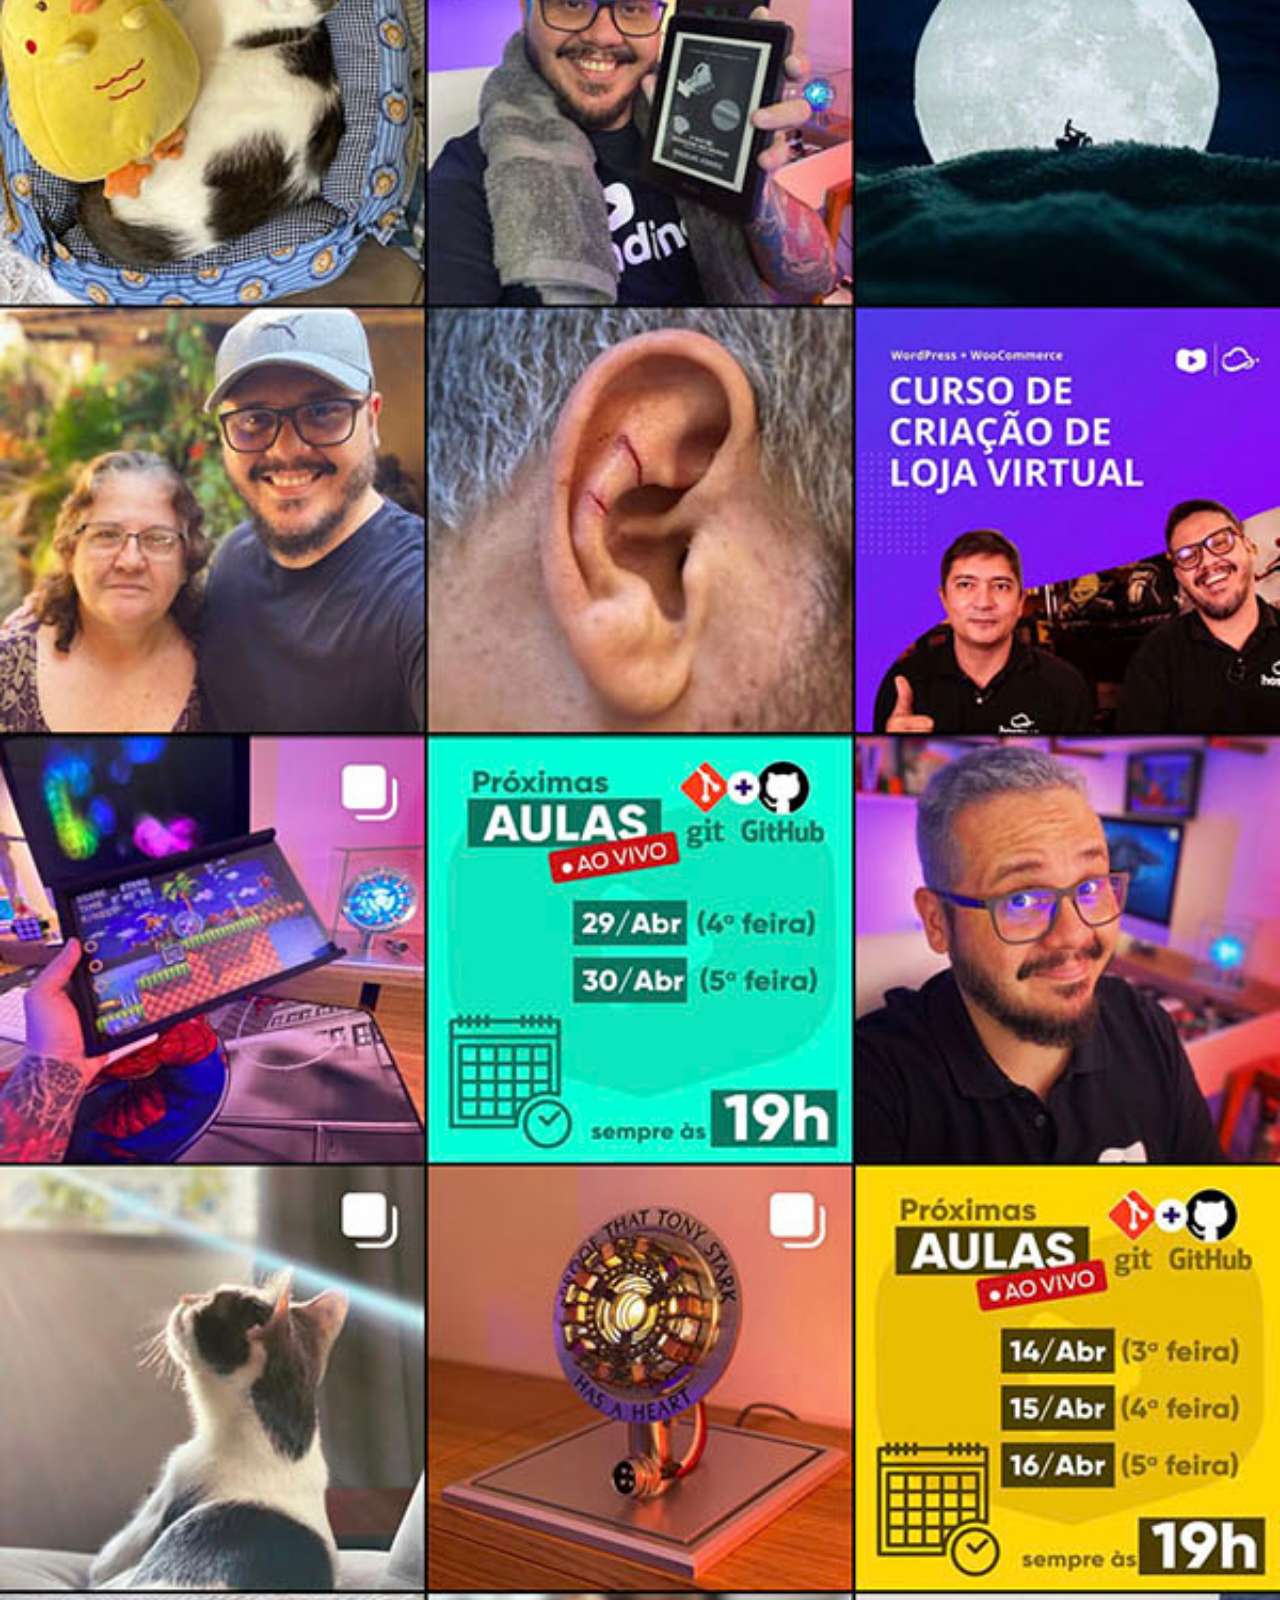
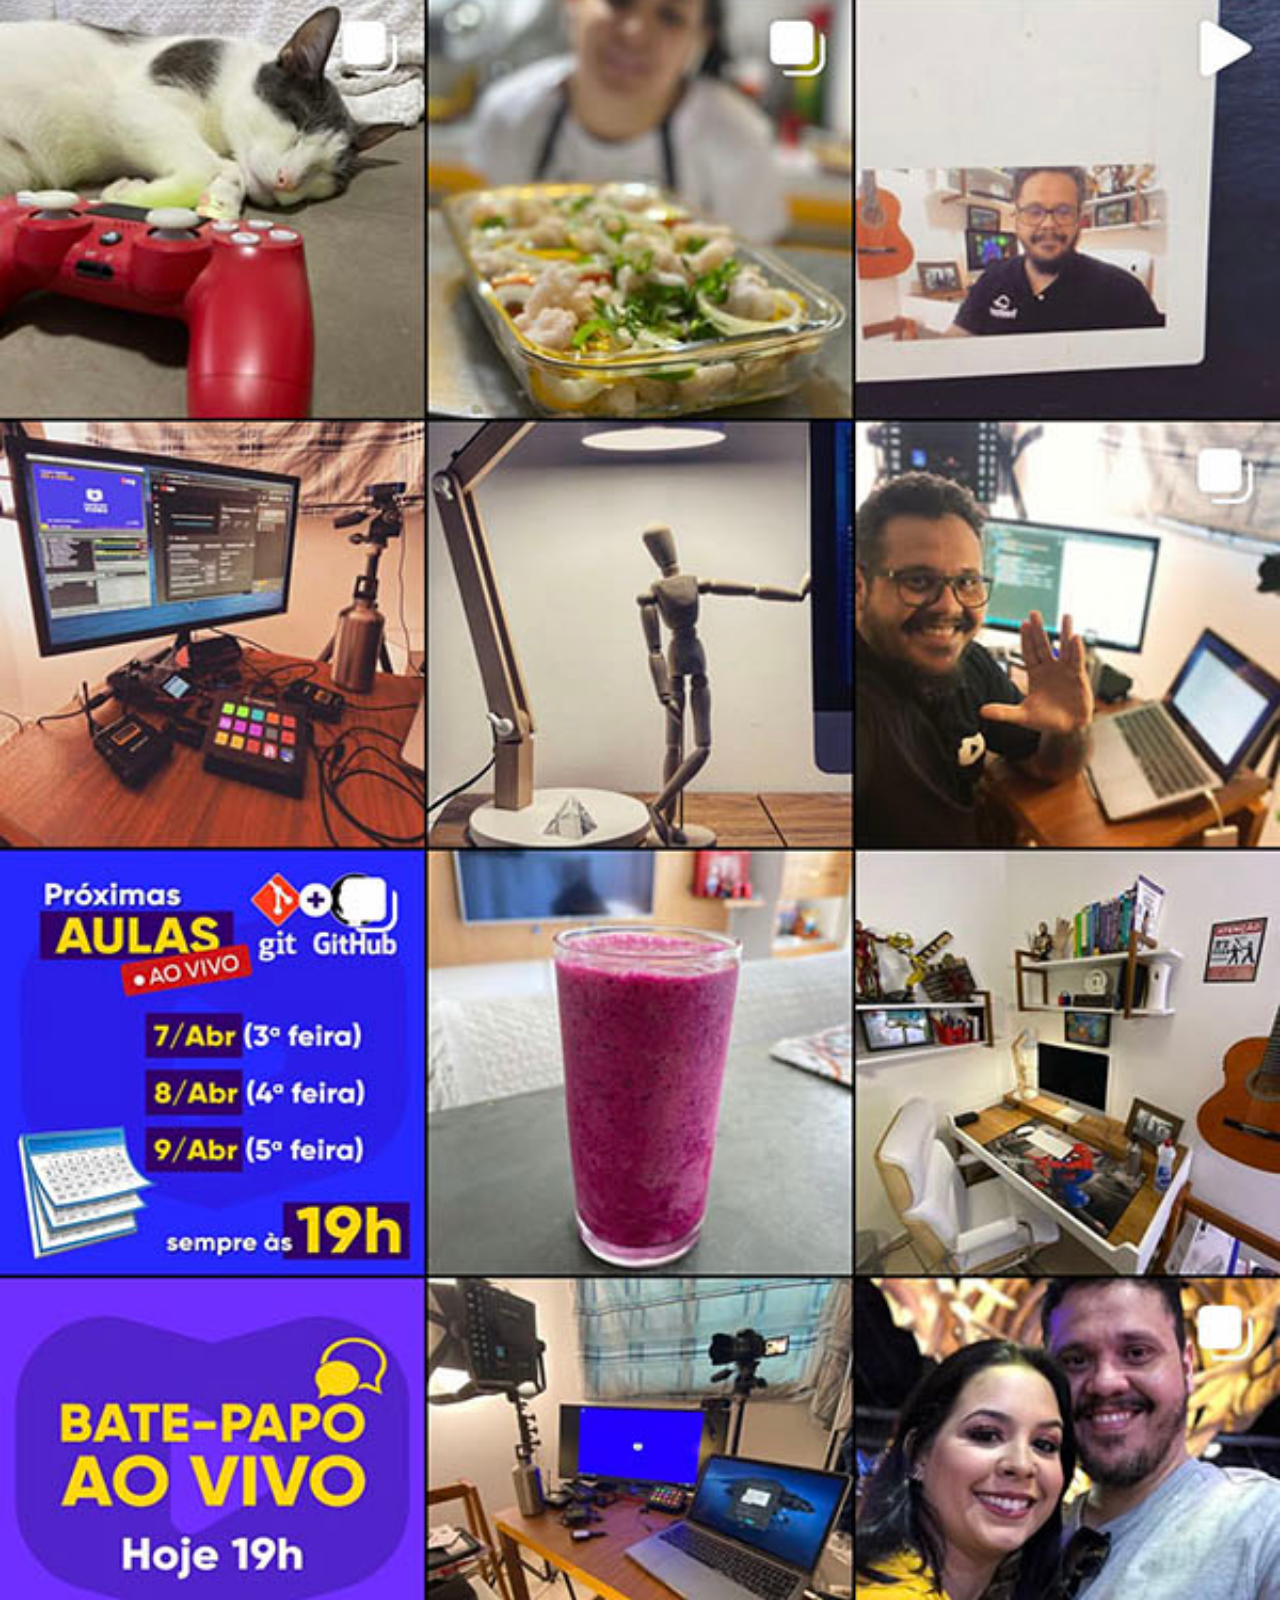
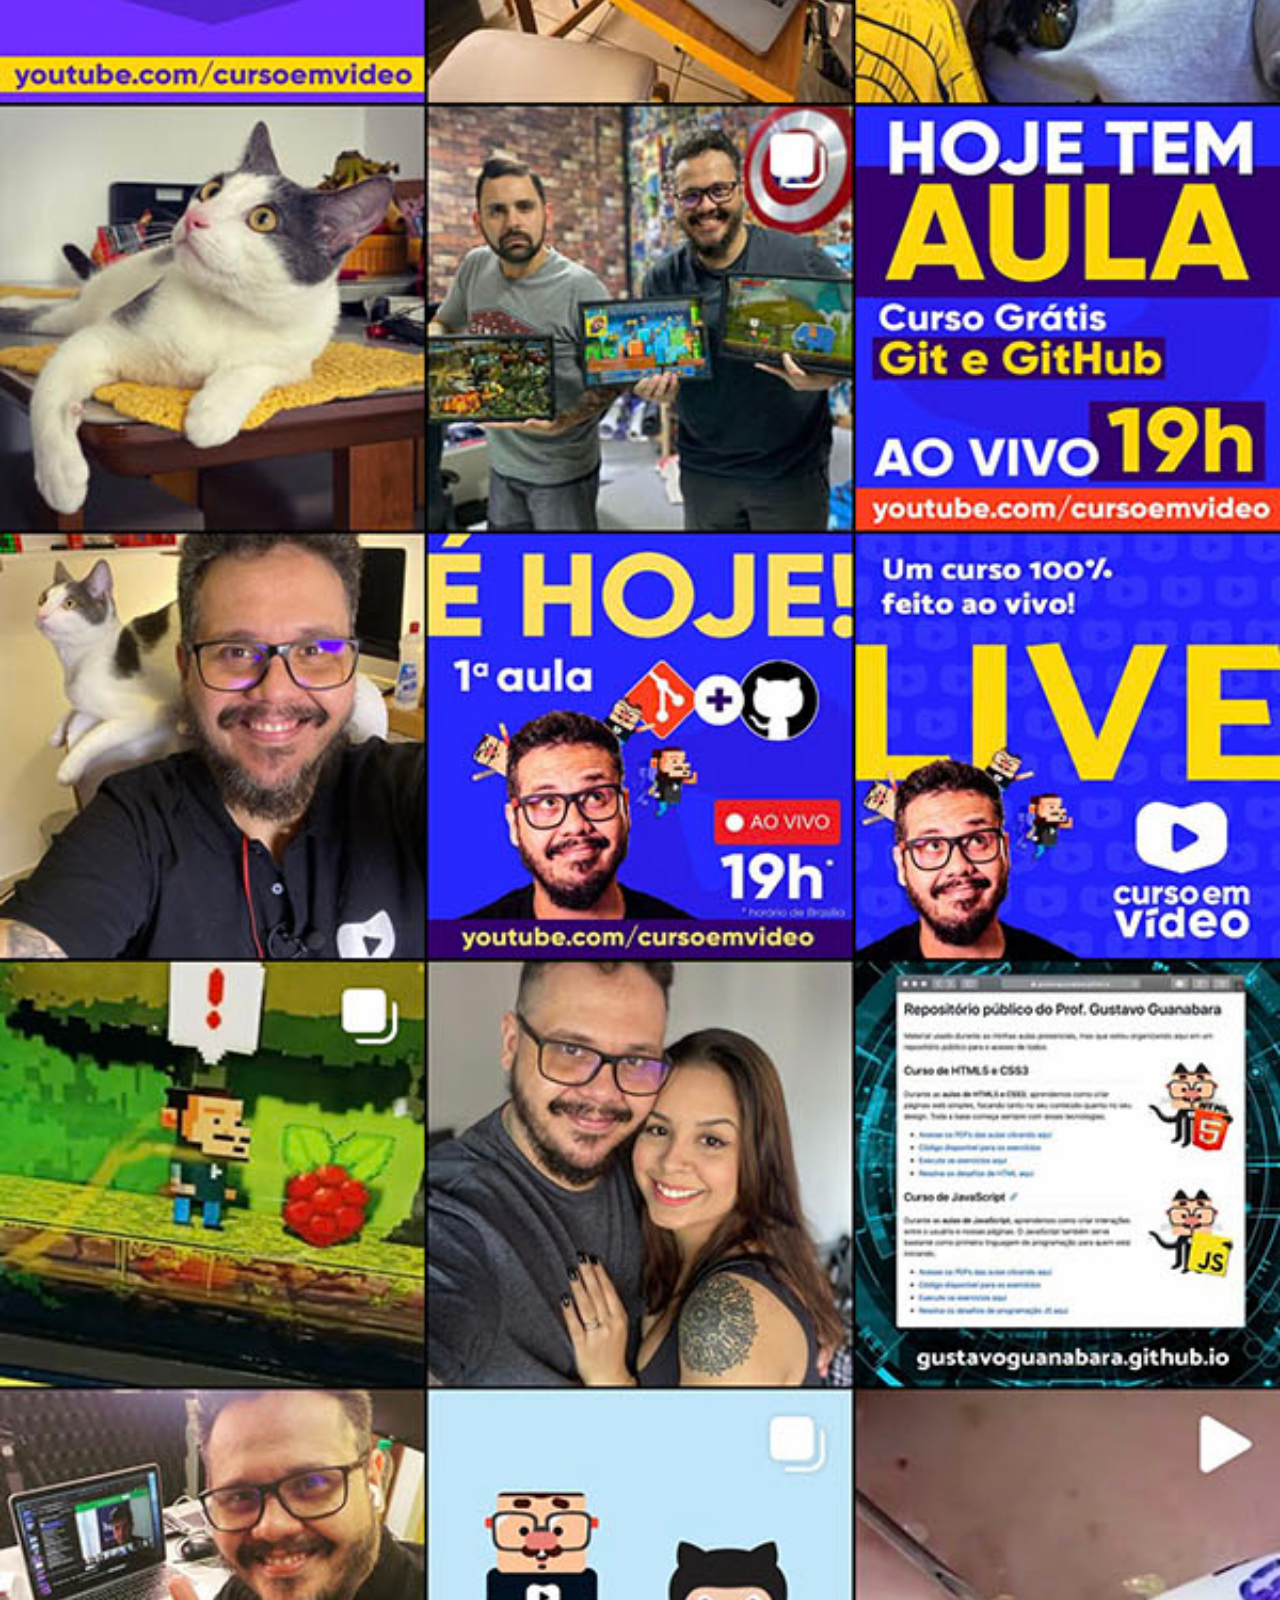
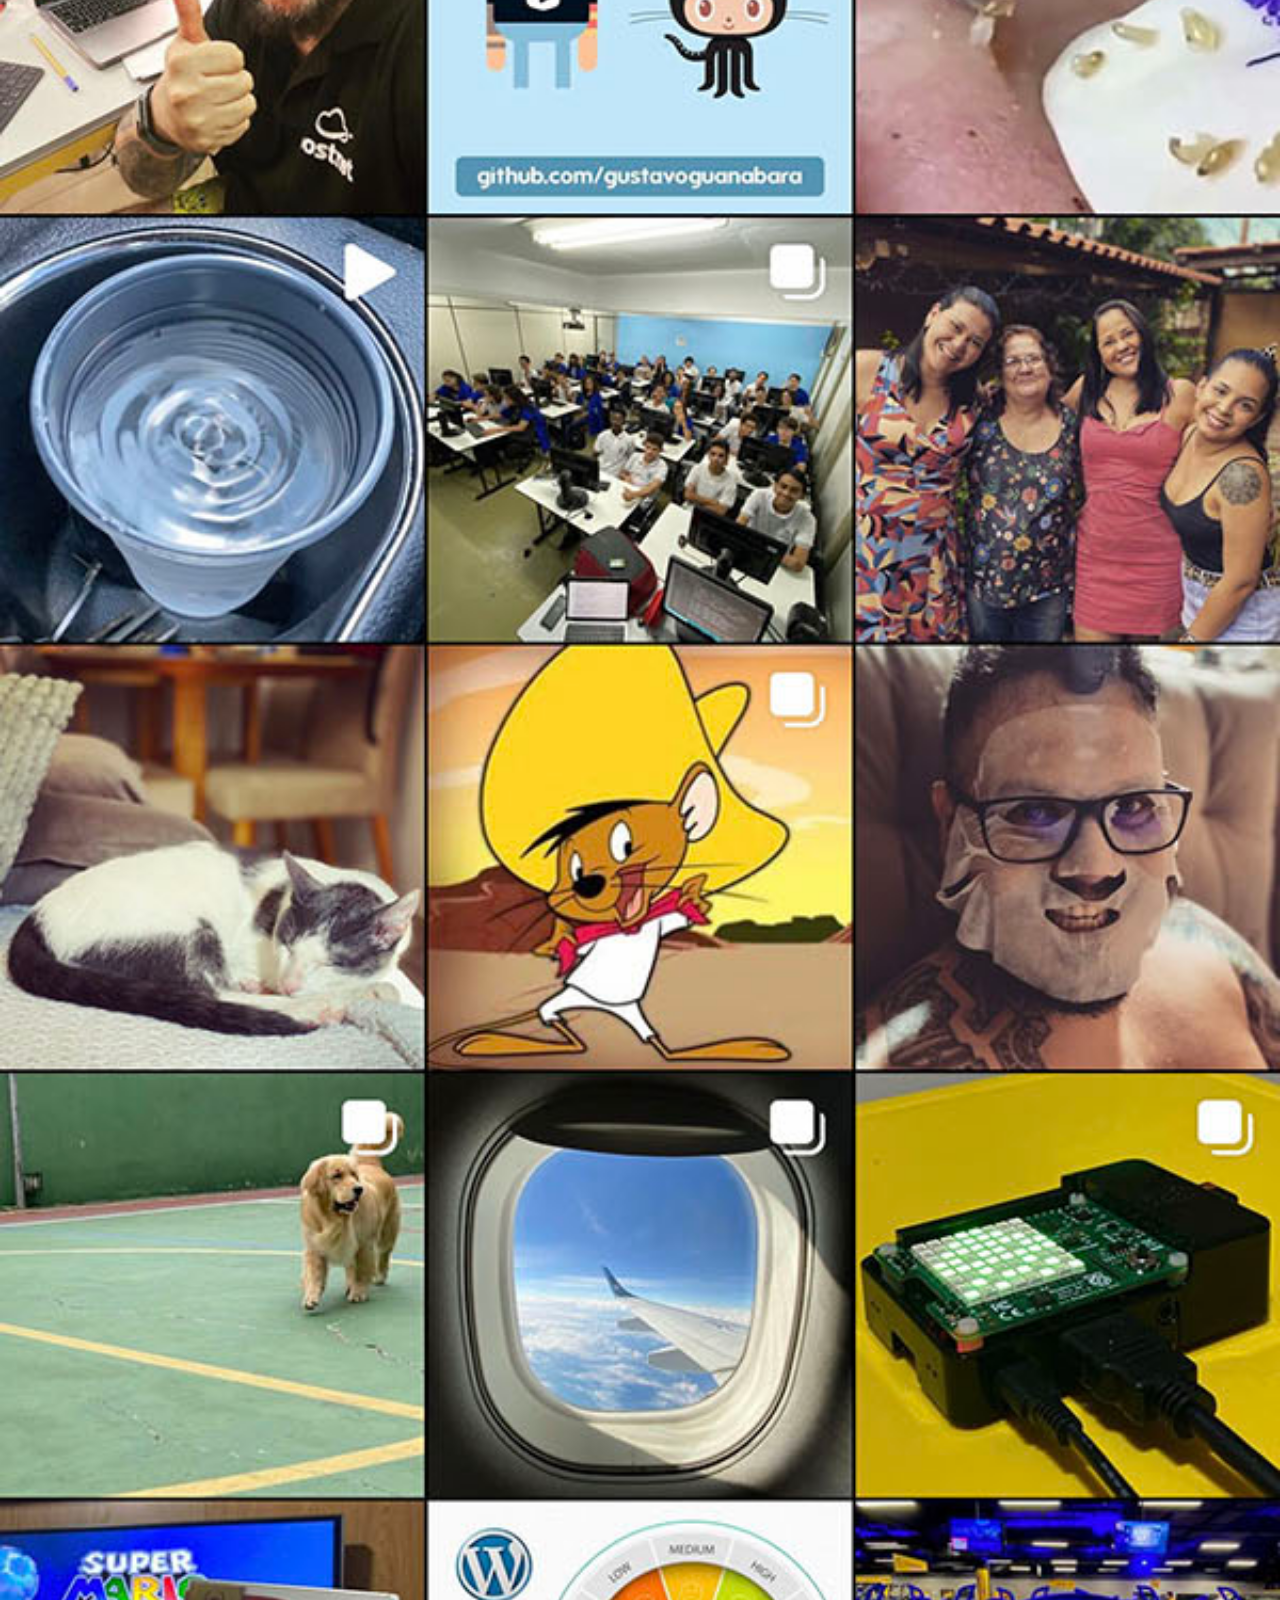
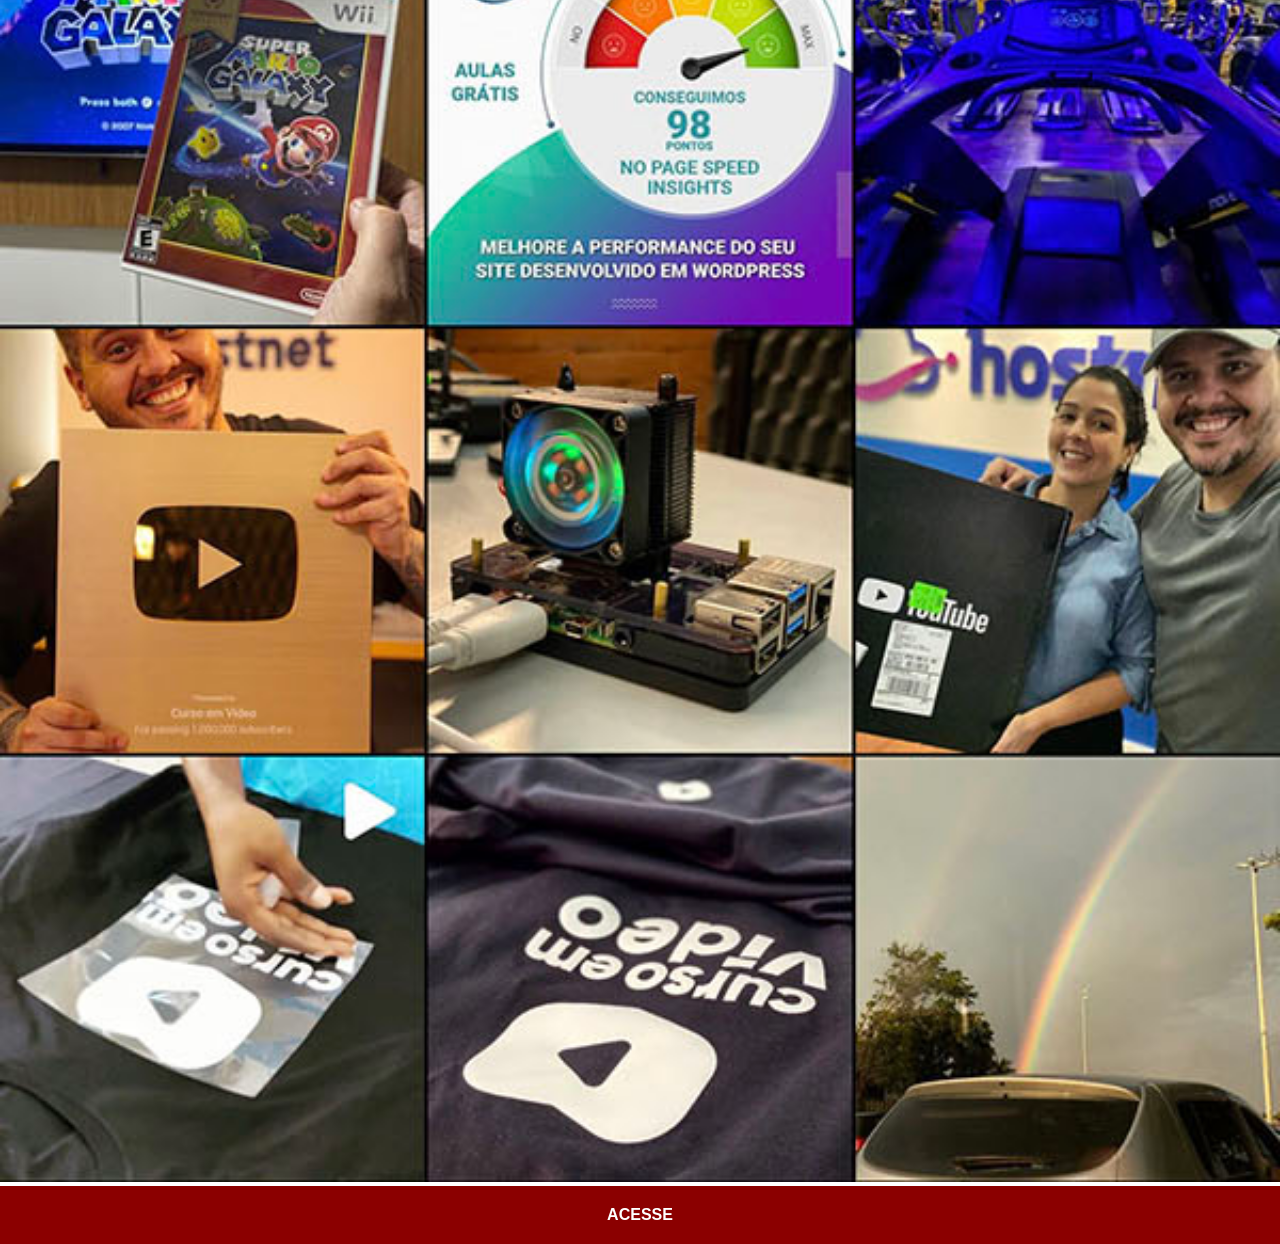
<file: instagram.html>
<!DOCTYPE html>
<html lang="pt-br">
<head>
    <meta charset="UTF-8">
    <meta name="viewport" content="width=device-width, initial-scale=1.0">
    <title>Instagram</title>
    <link rel="stylesheet" href="estilos/social.css">
</head>
<body>
    <img src="imagens/tela-instagram.jpg" alt="Instagram">
    <a href="https://www.instagram.com/gustavoguanabara/" target="_blank">ACESSE</a>
</body>
</html>
</file>
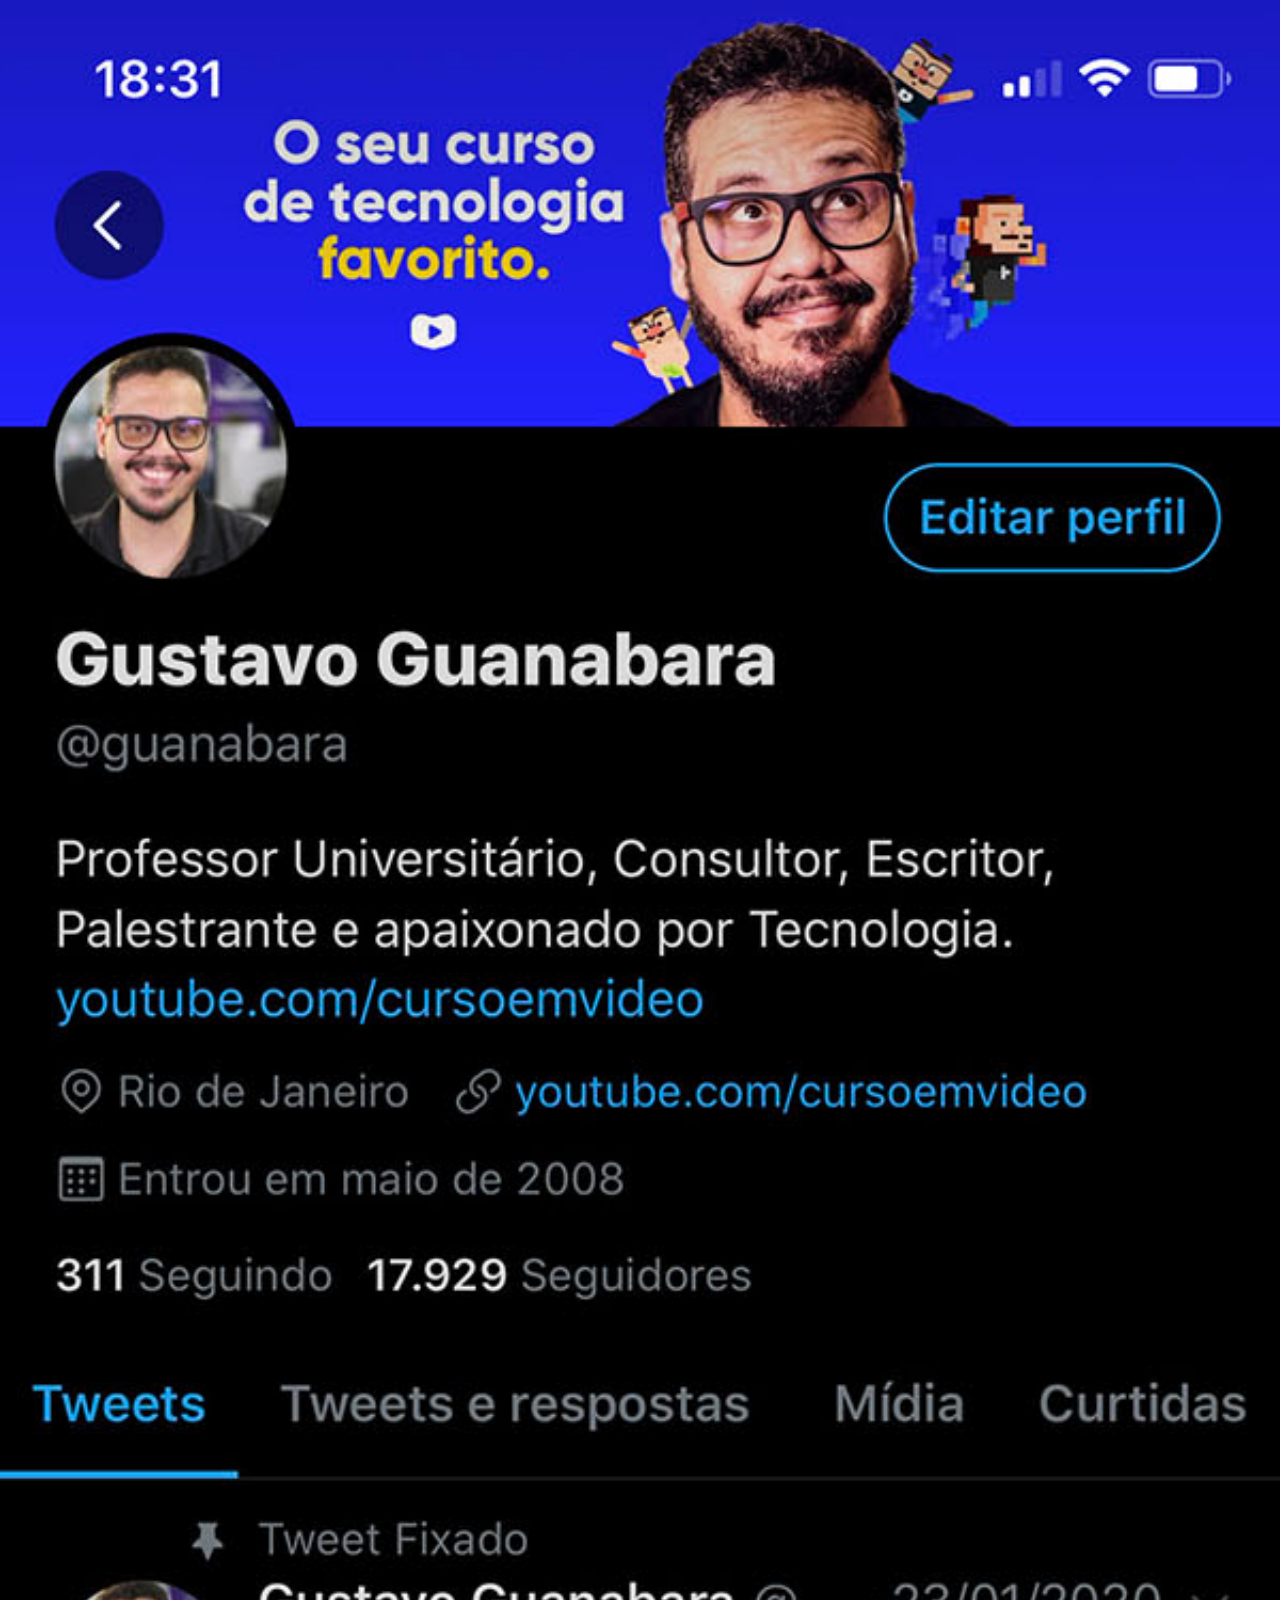
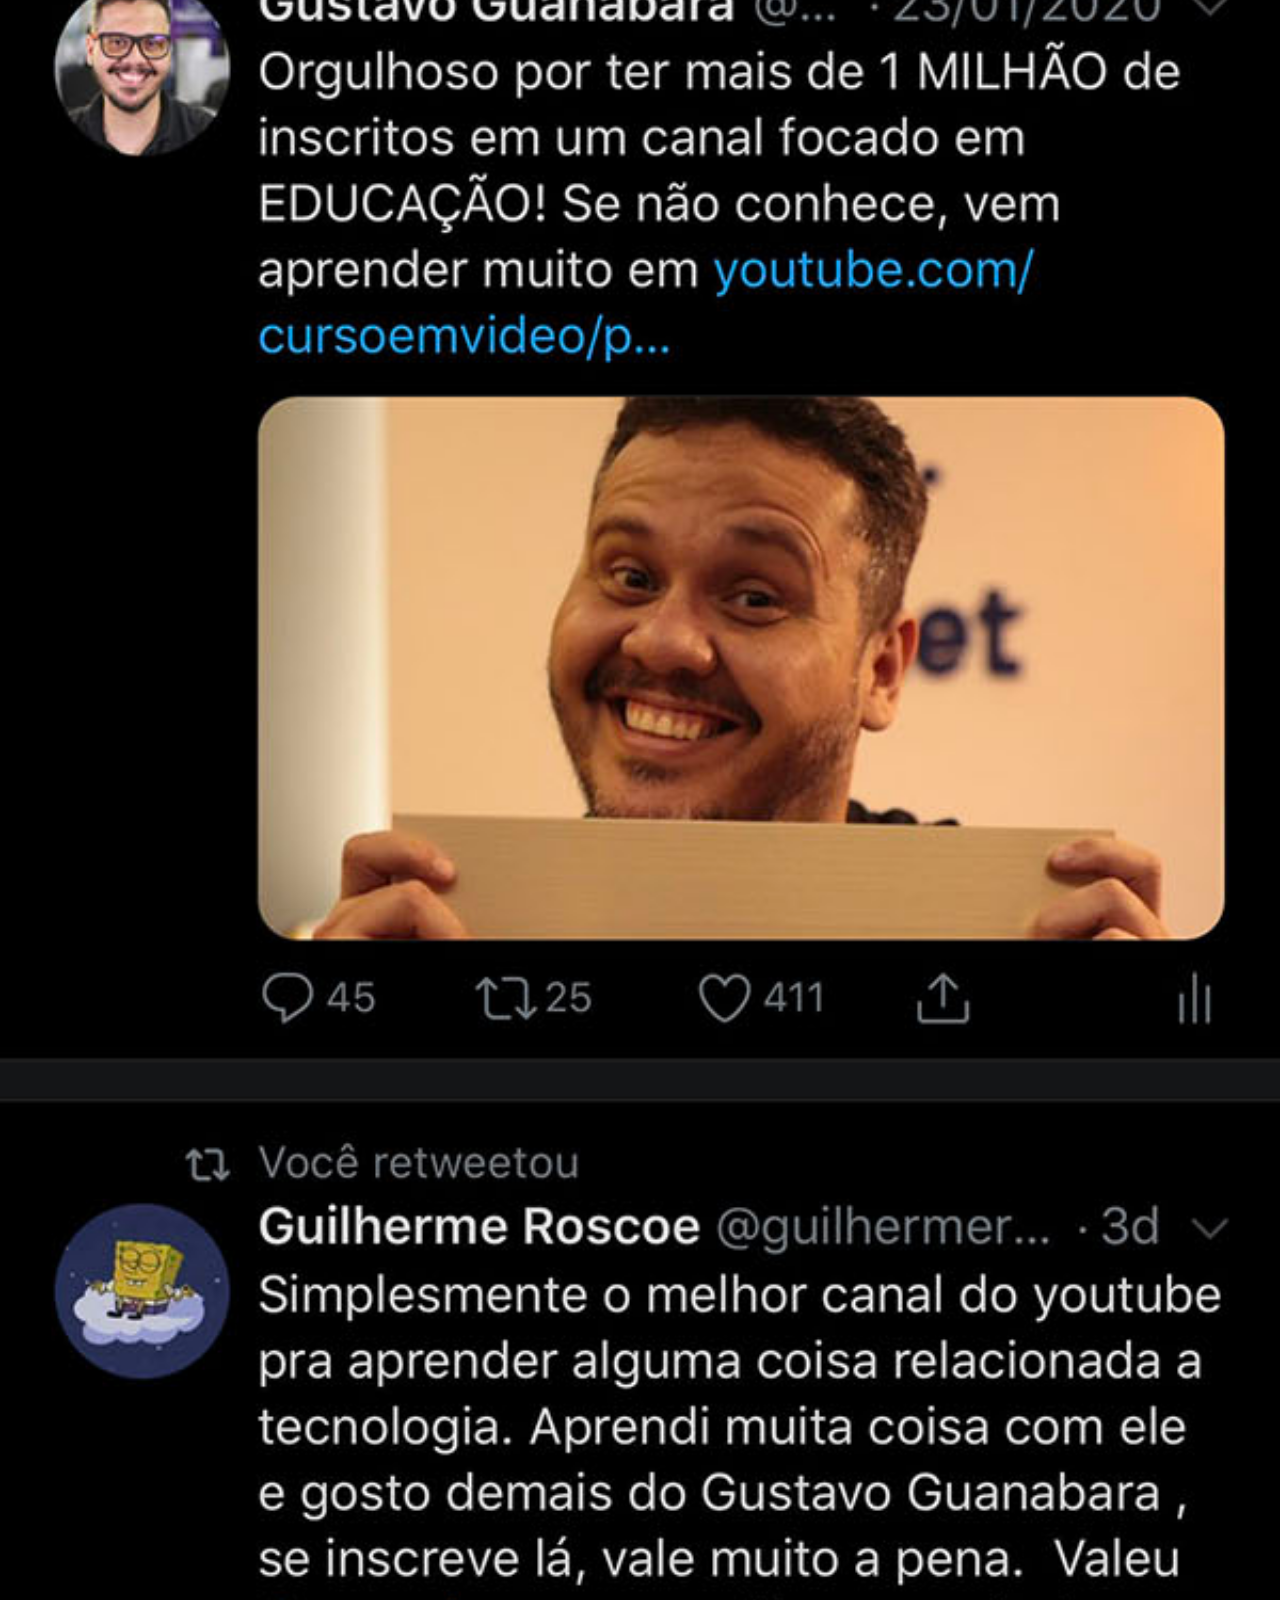
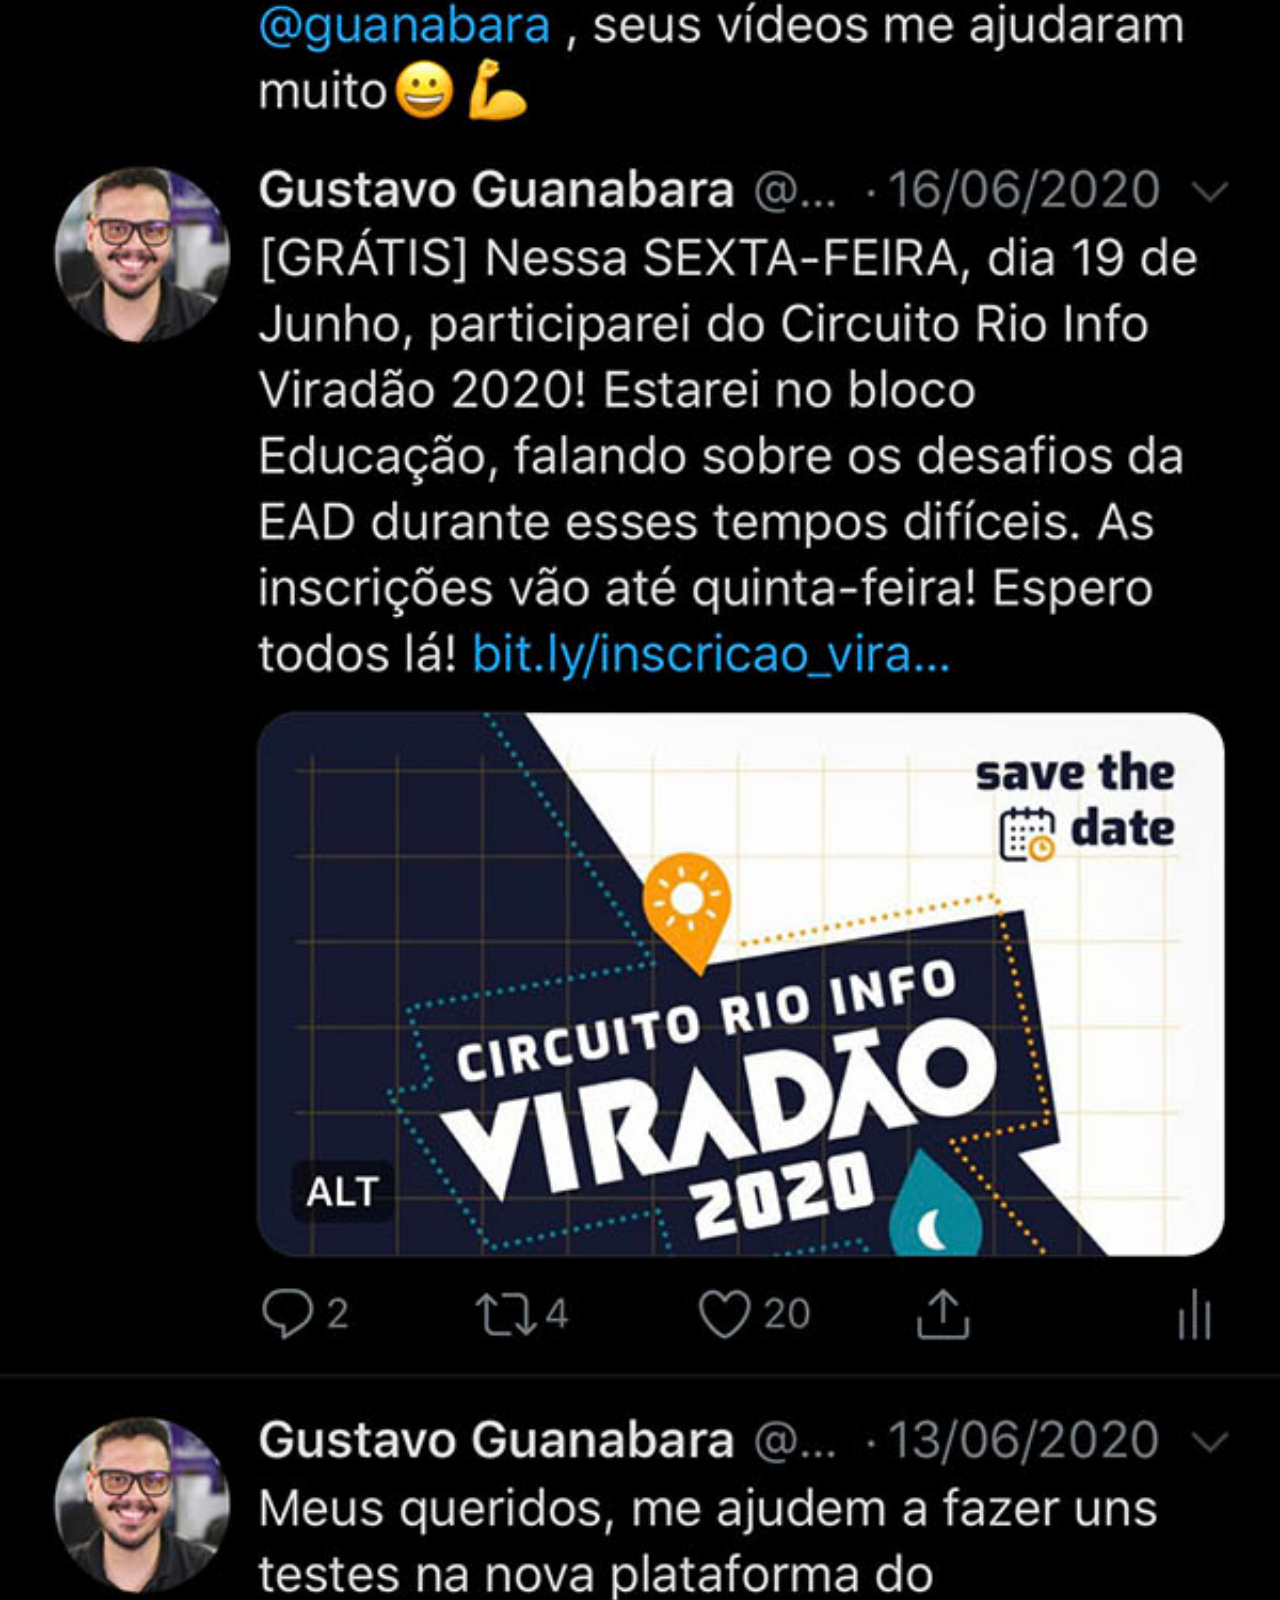
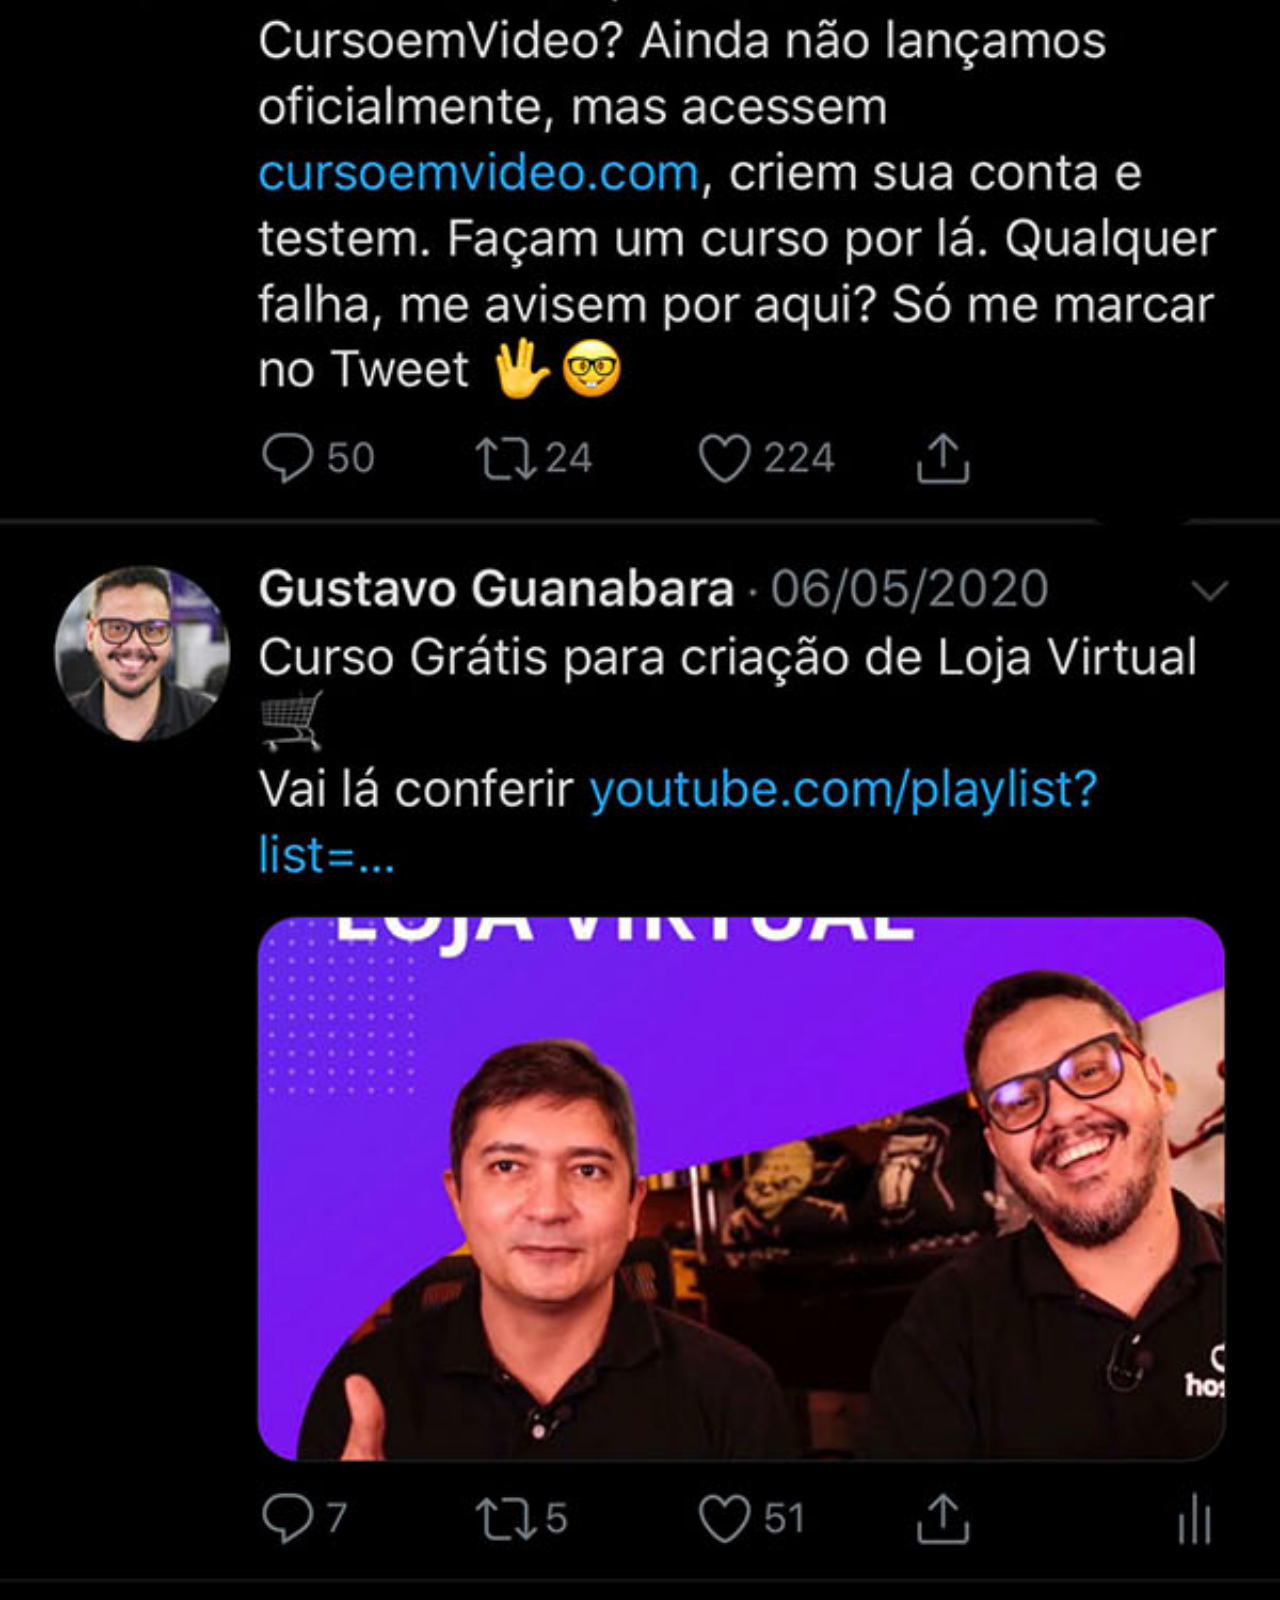
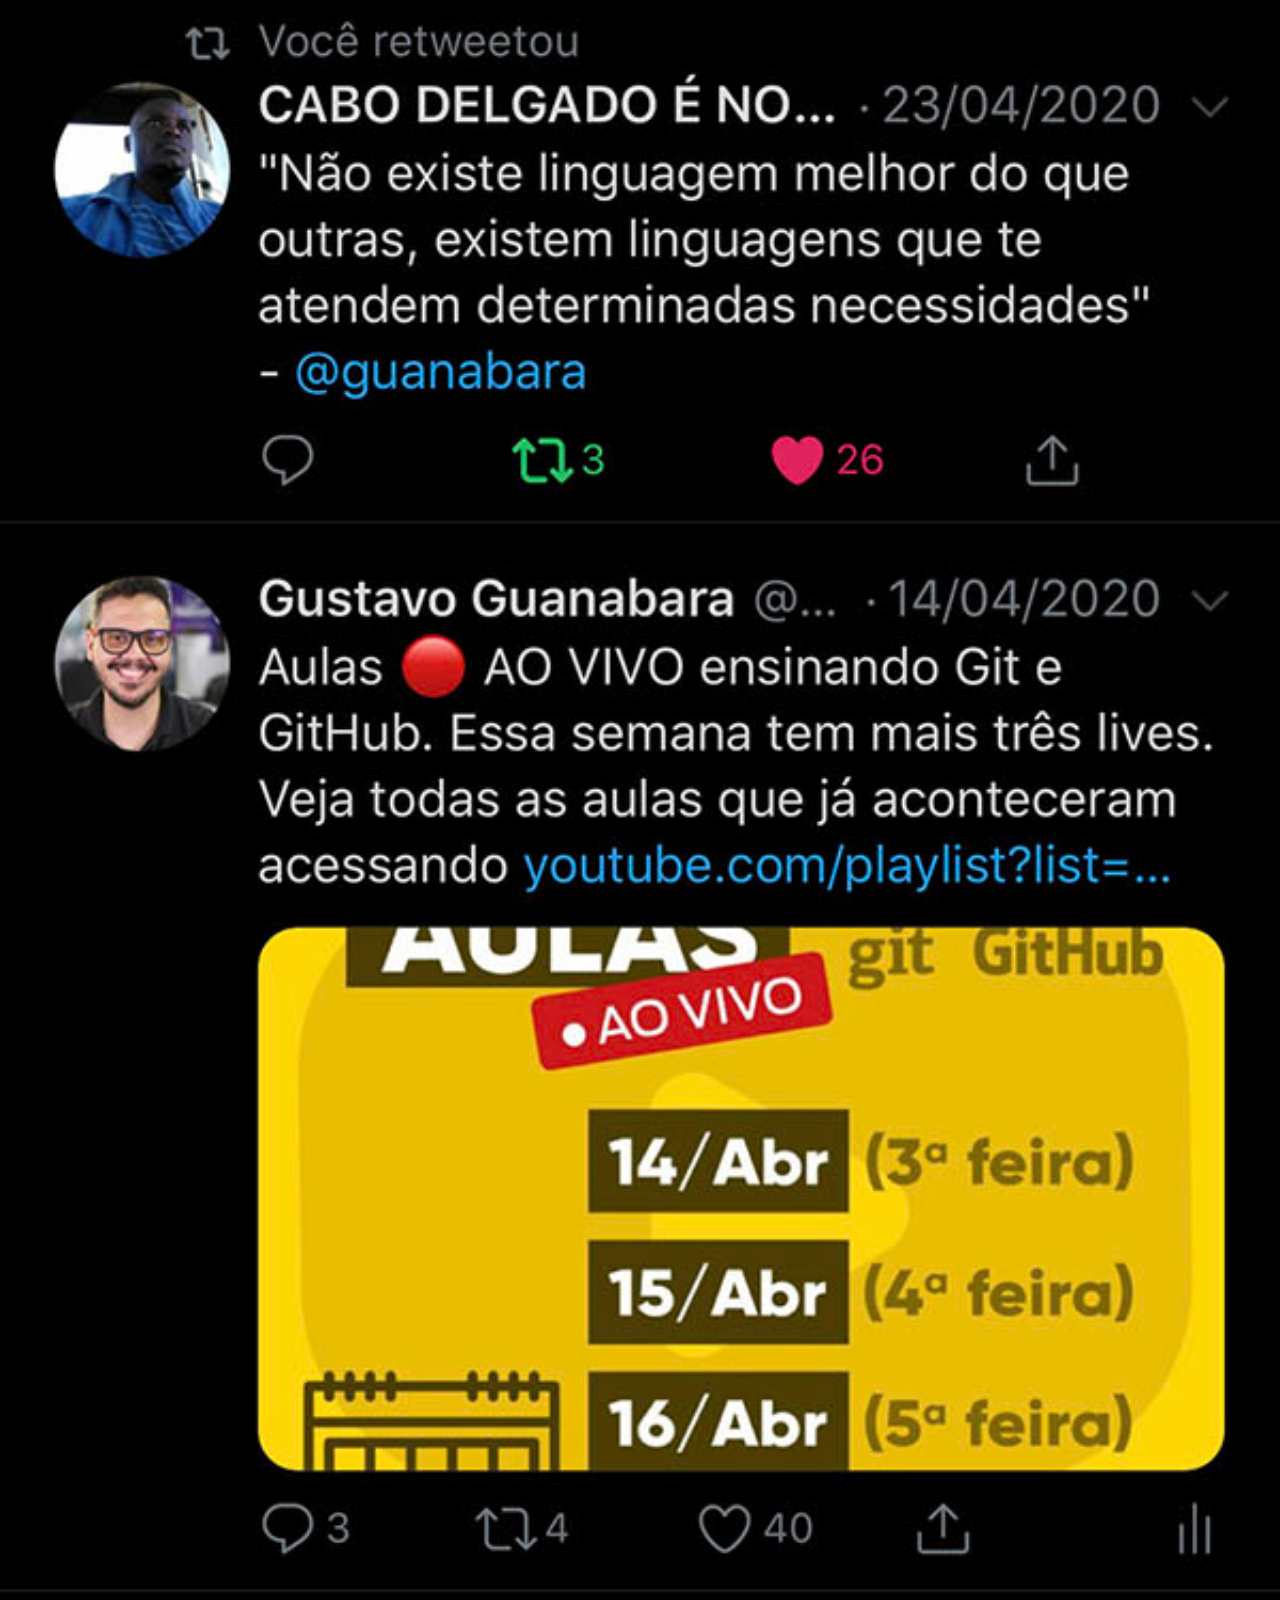
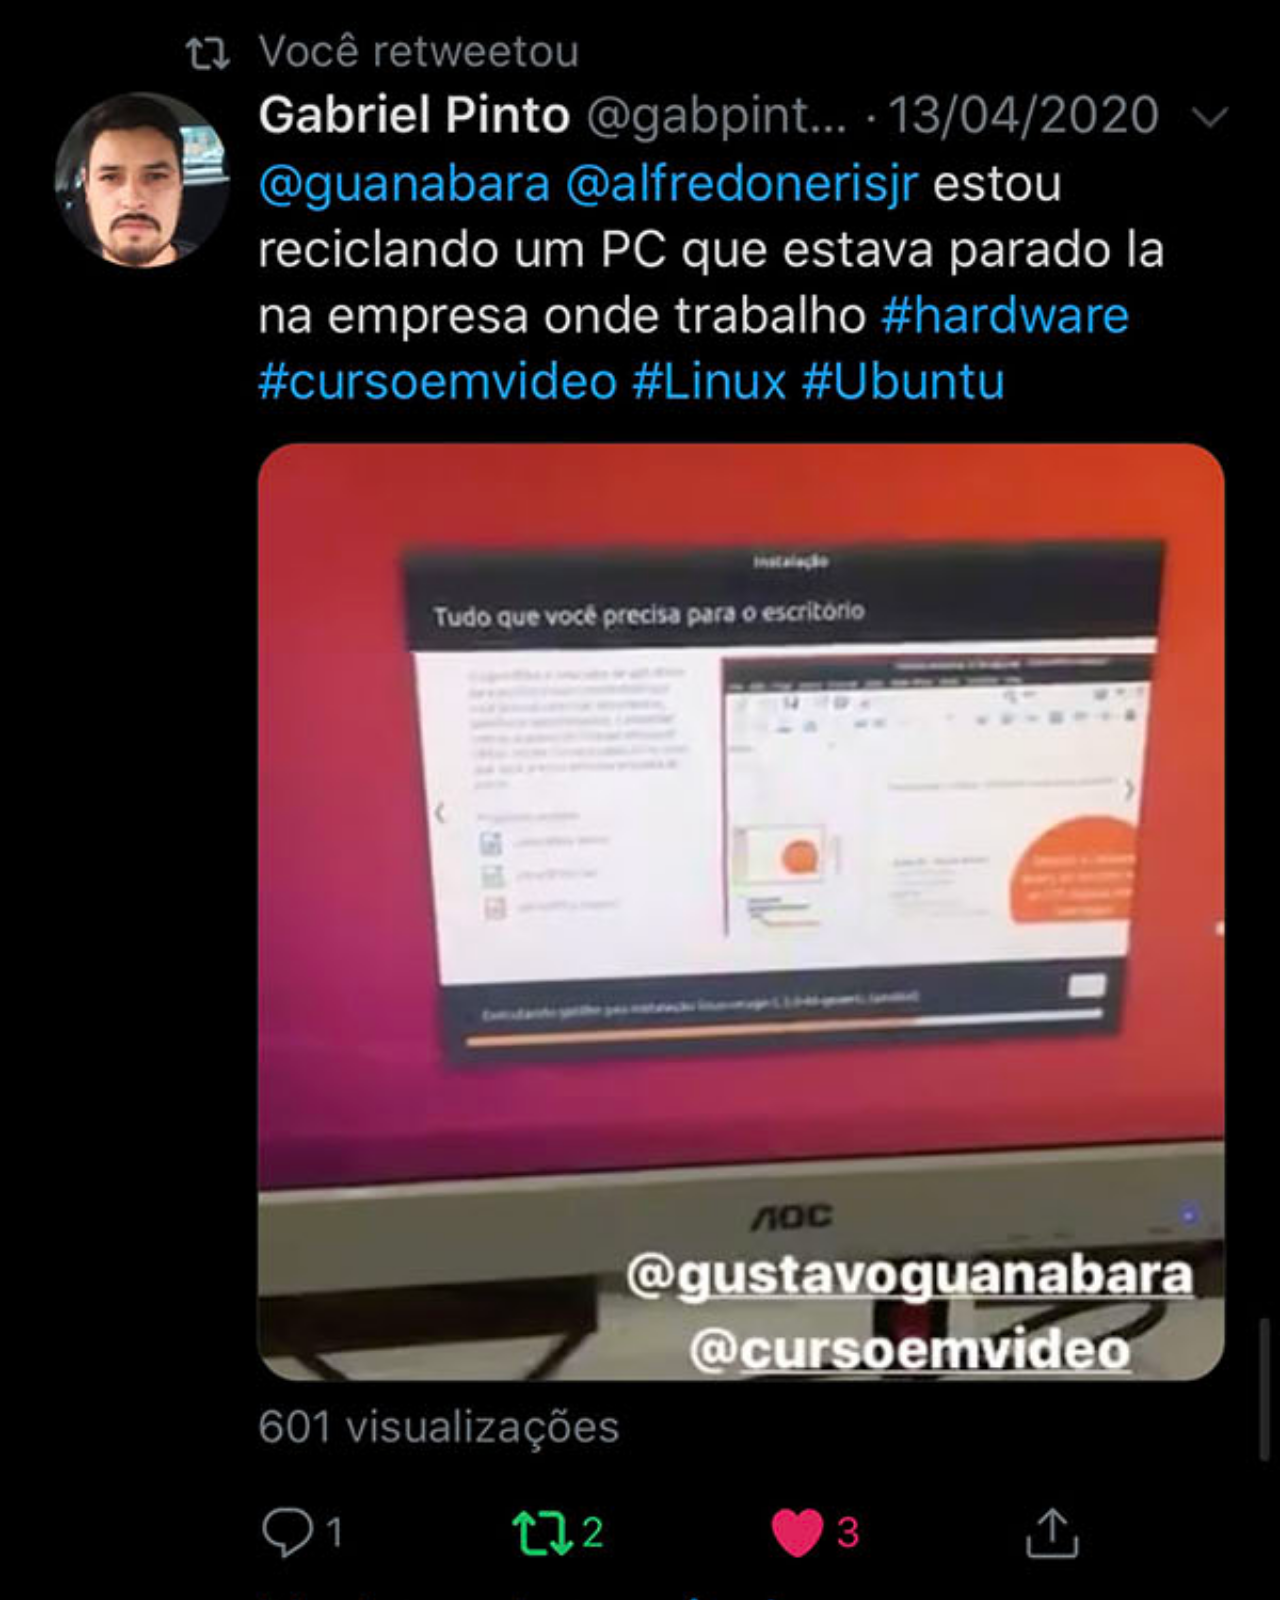
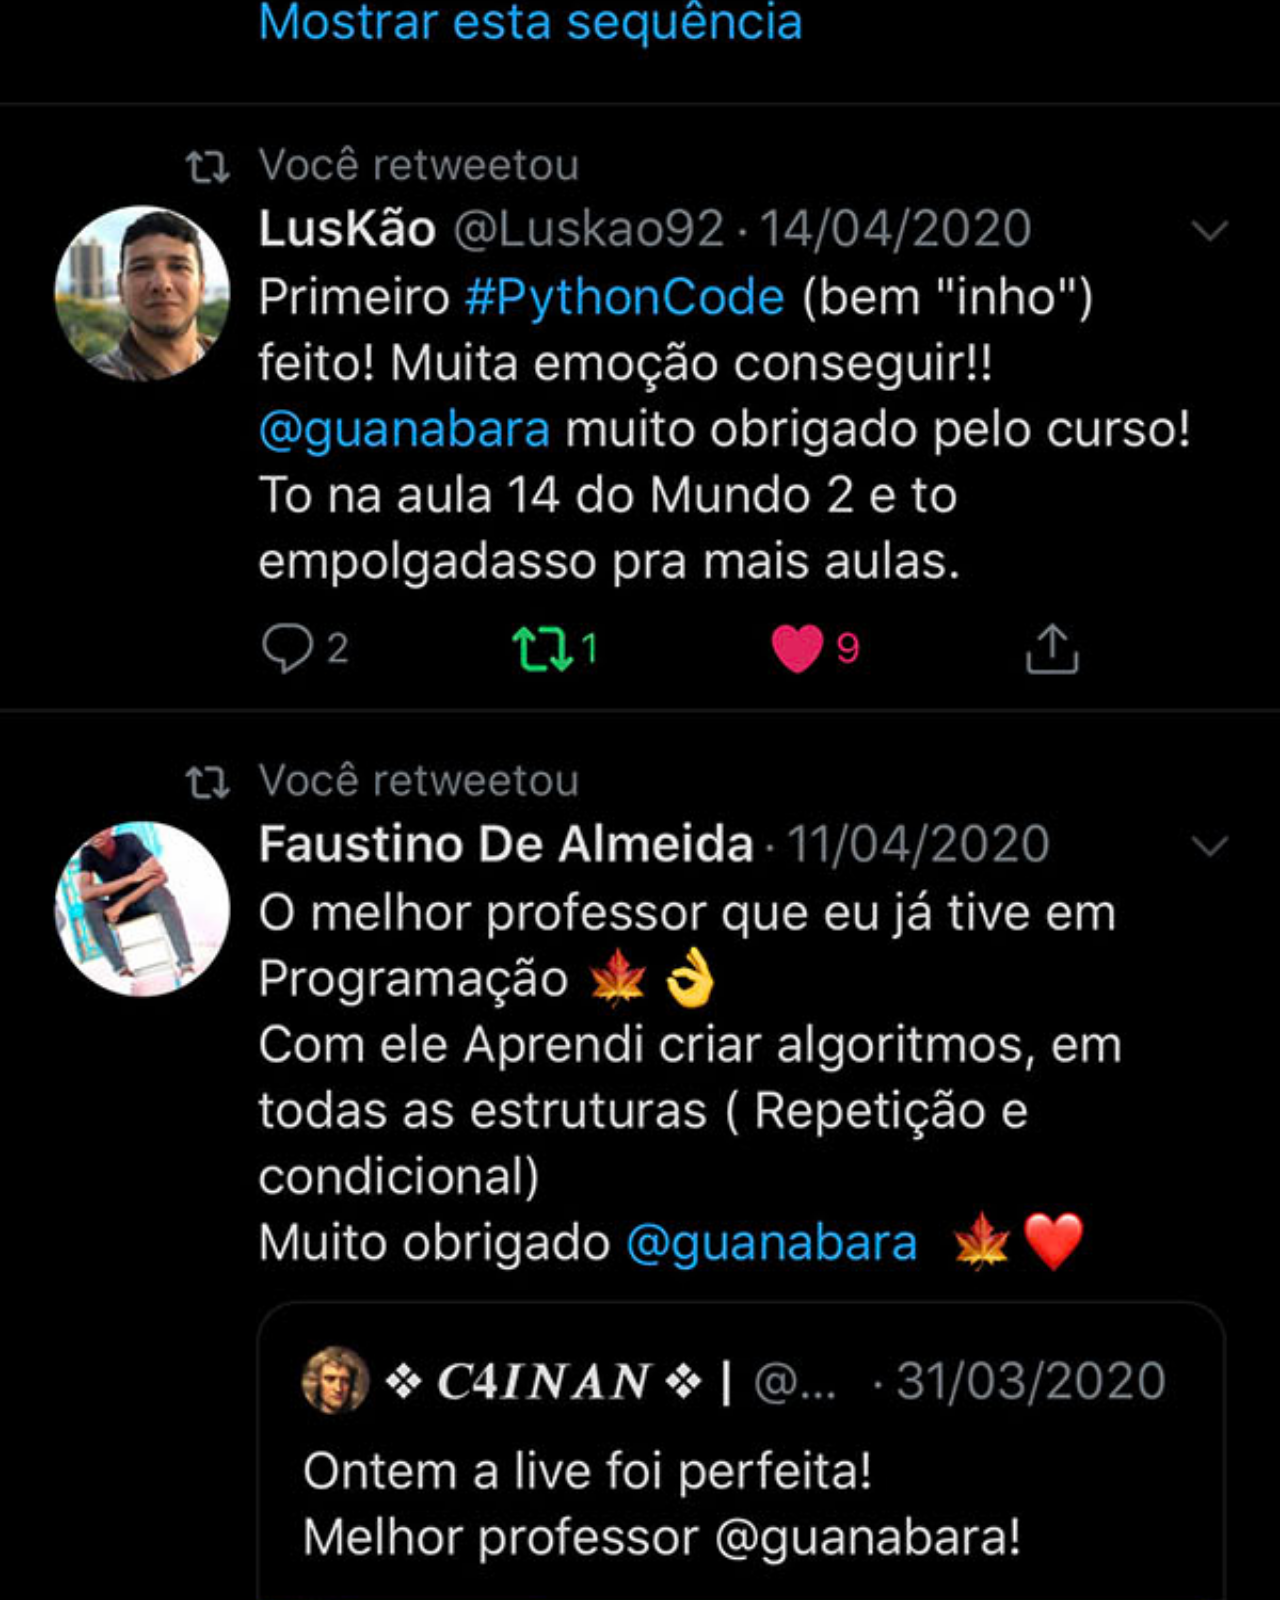
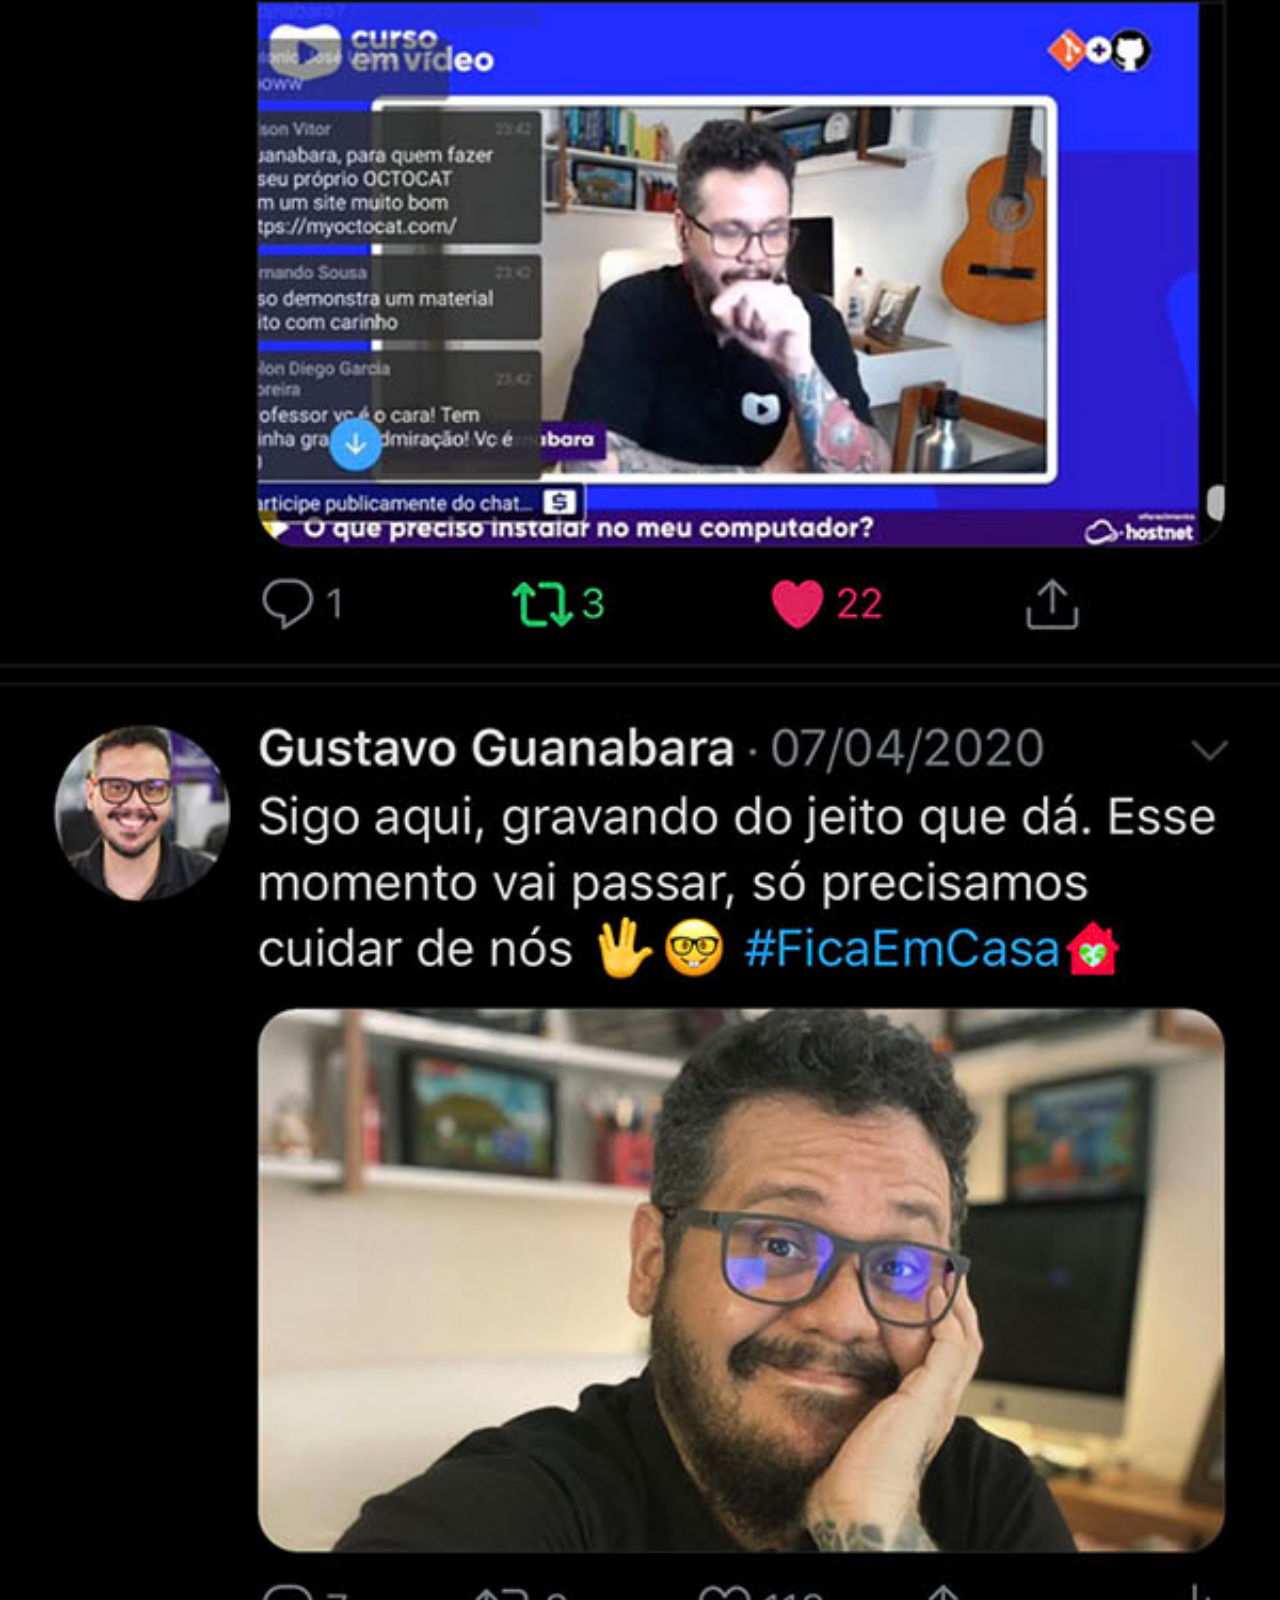
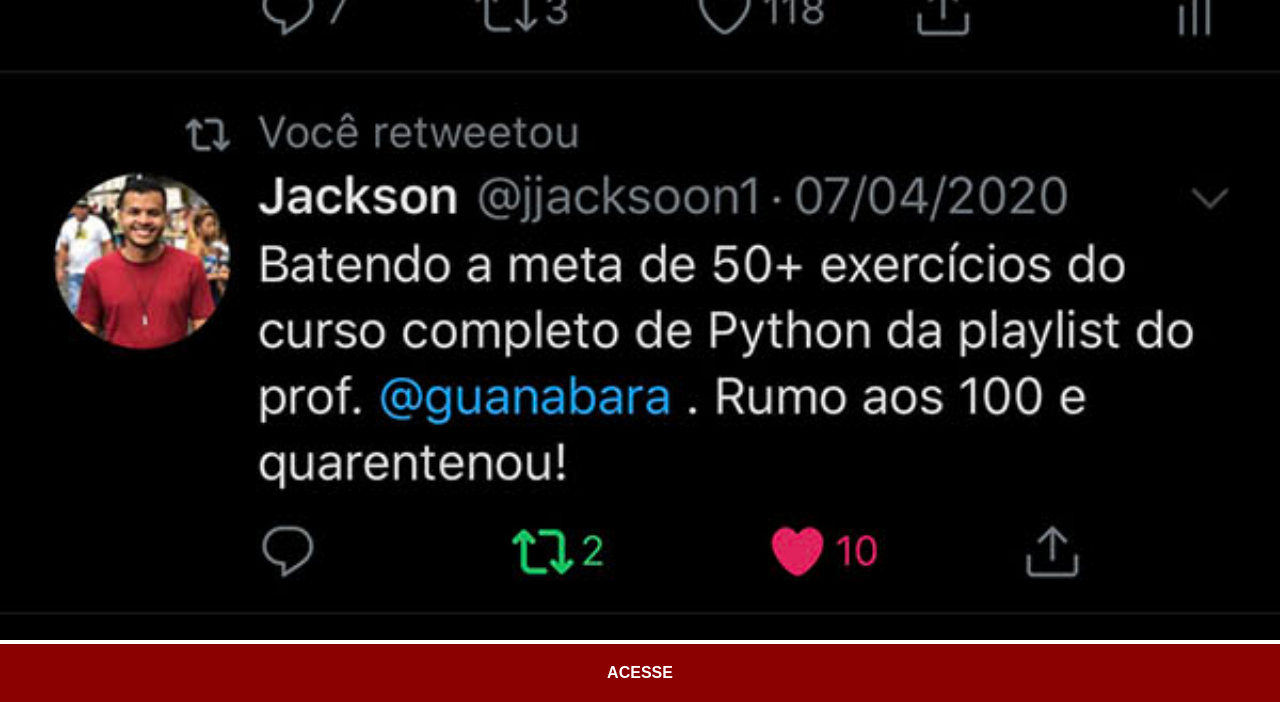
<file: twitter.html>
<!DOCTYPE html>
<html lang="pt-br">
<head>
    <meta charset="UTF-8">
    <meta name="viewport" content="width=device-width, initial-scale=1.0">
    <link rel="stylesheet" href="estilos/social.css">
    <title>Twitter</title>
</head>
<body>
    <img src="imagens/tela-twitter.jpg" alt="Twitter"><a href="https://x.com/guanabara" target="_blank">ACESSE</a>
</body>
</html>
</file>
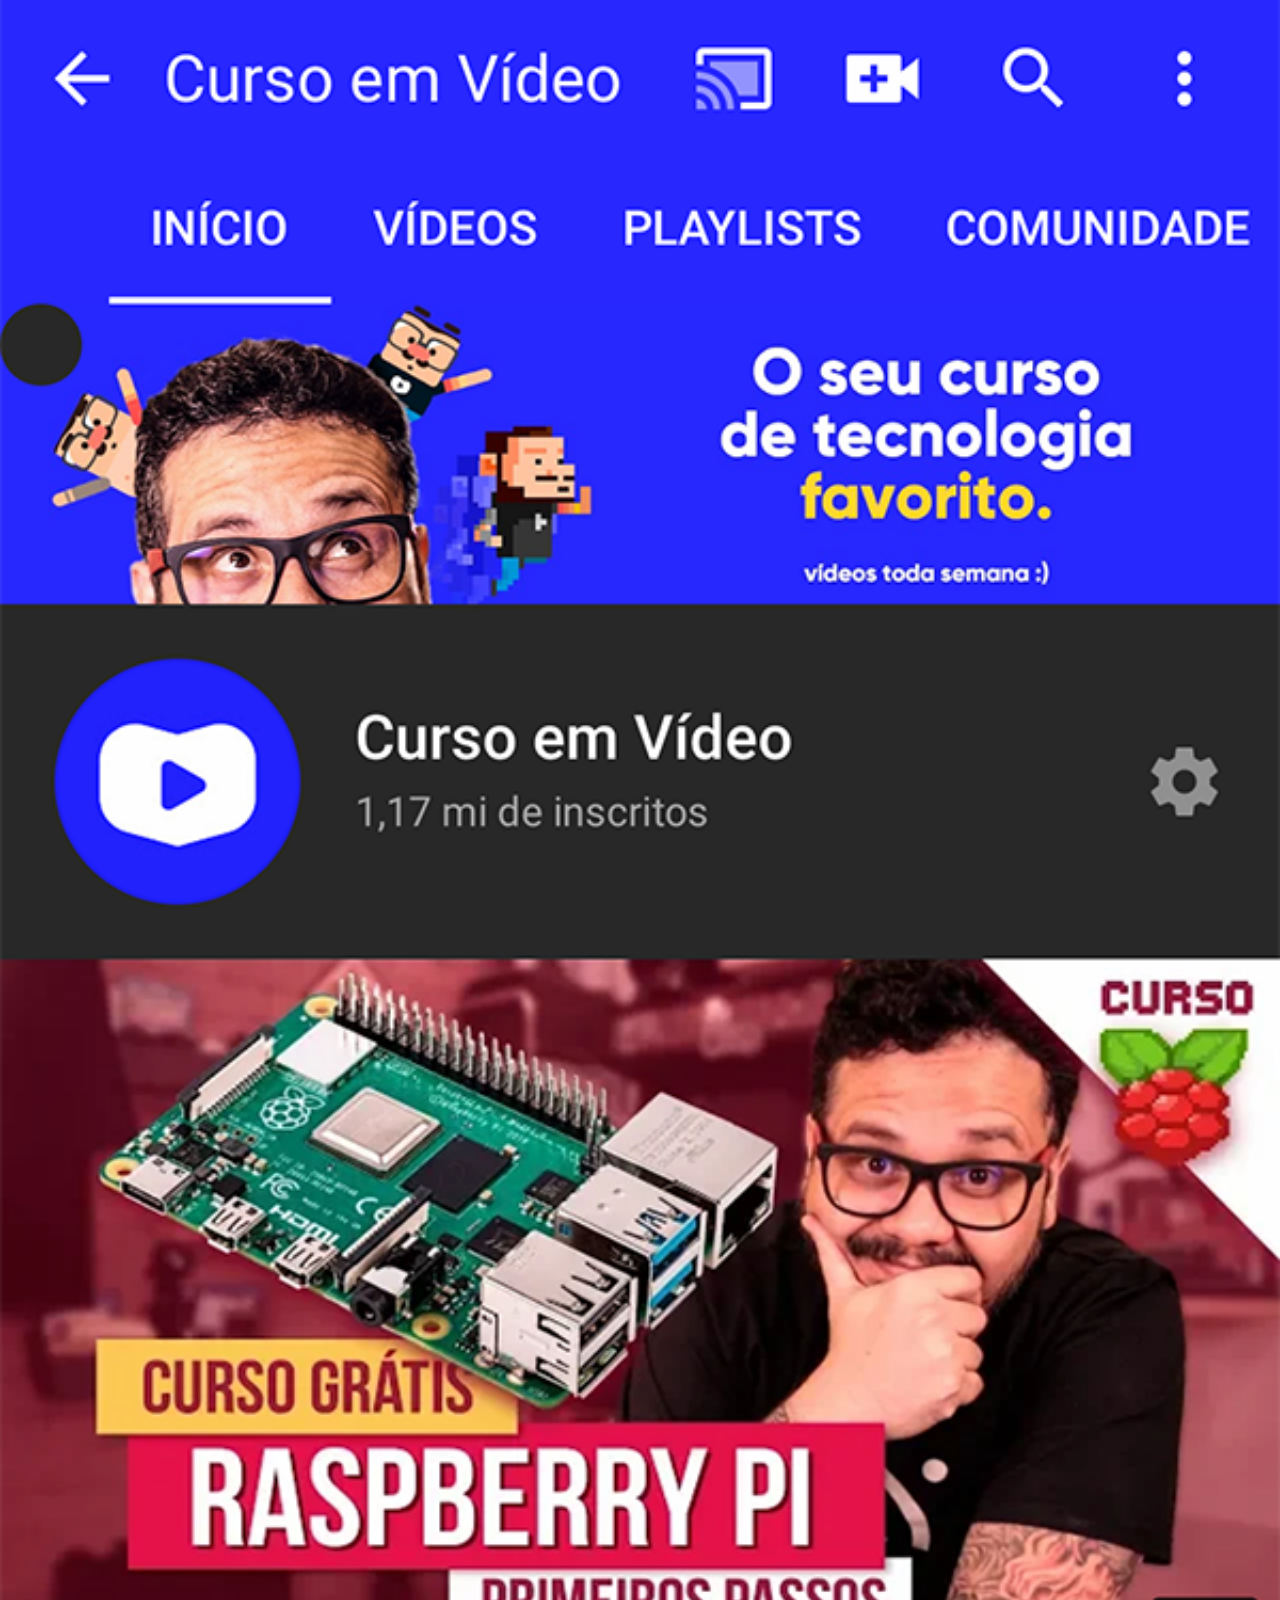
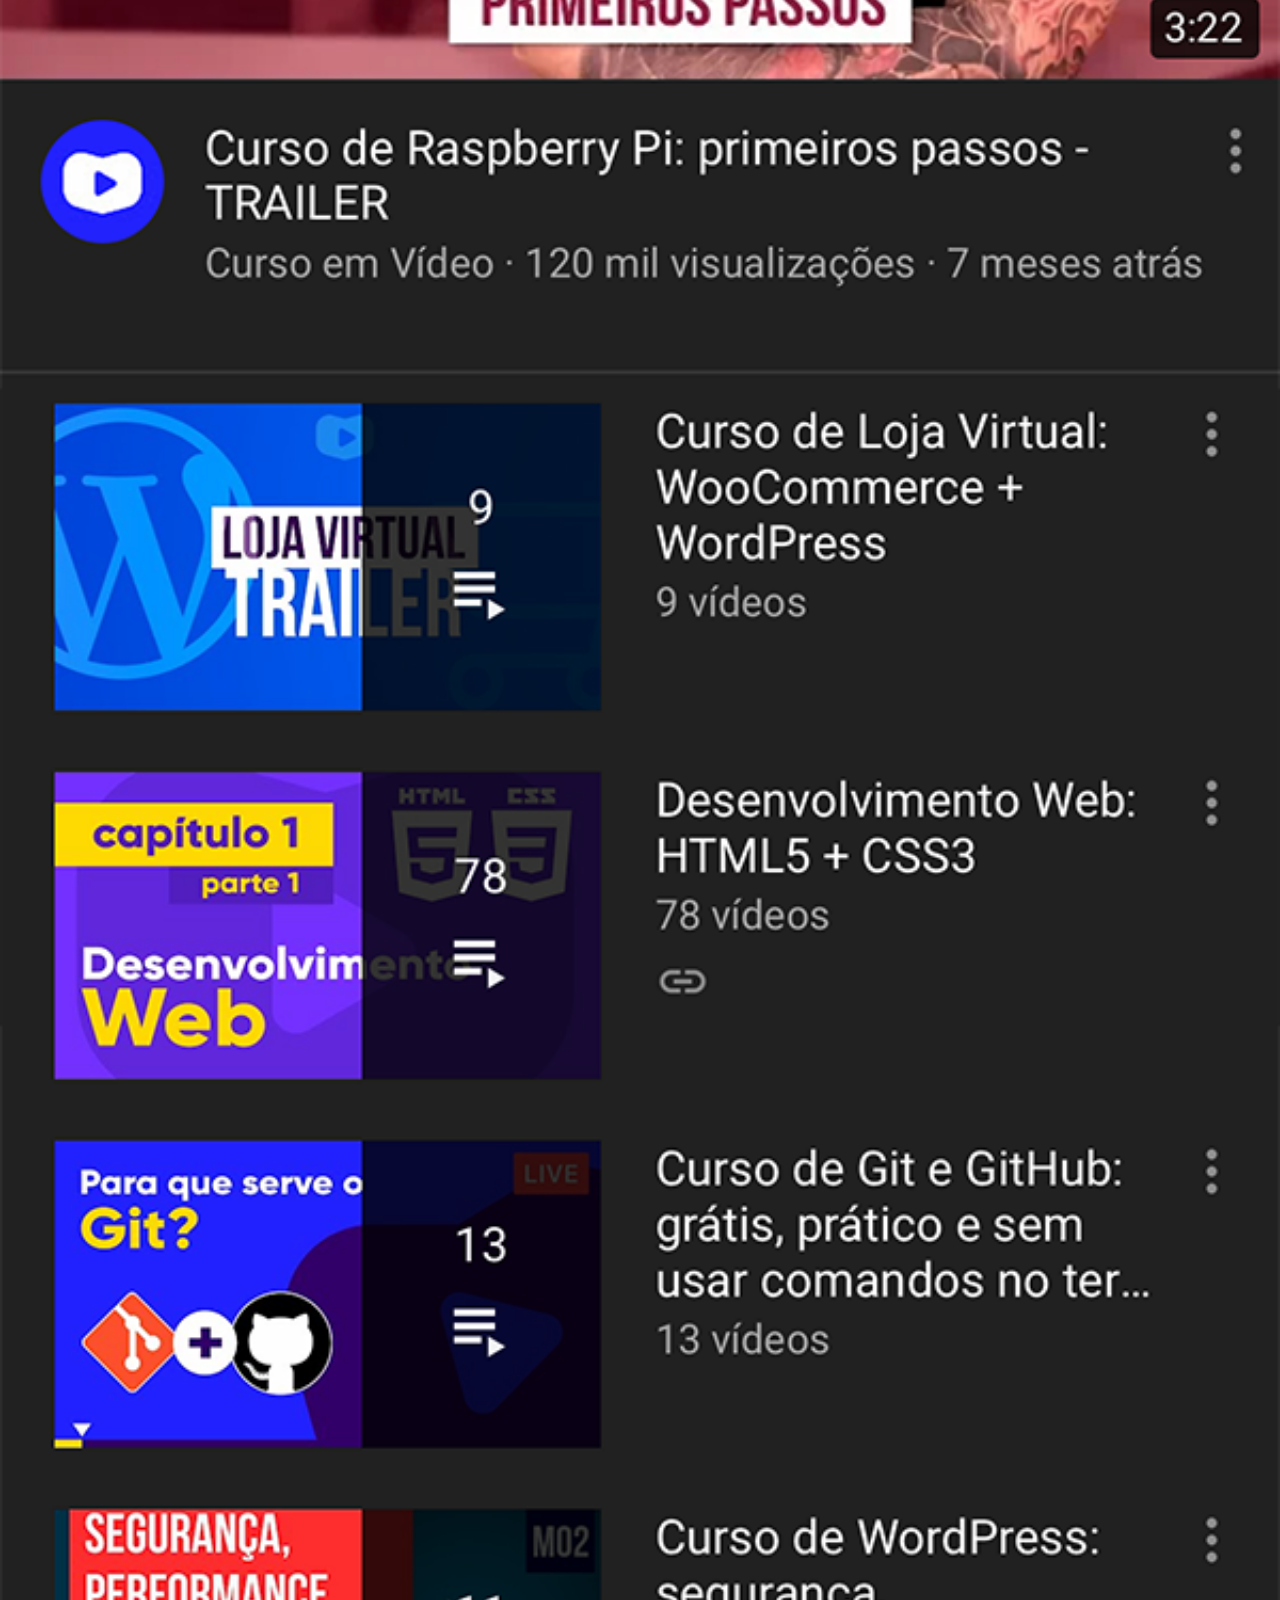
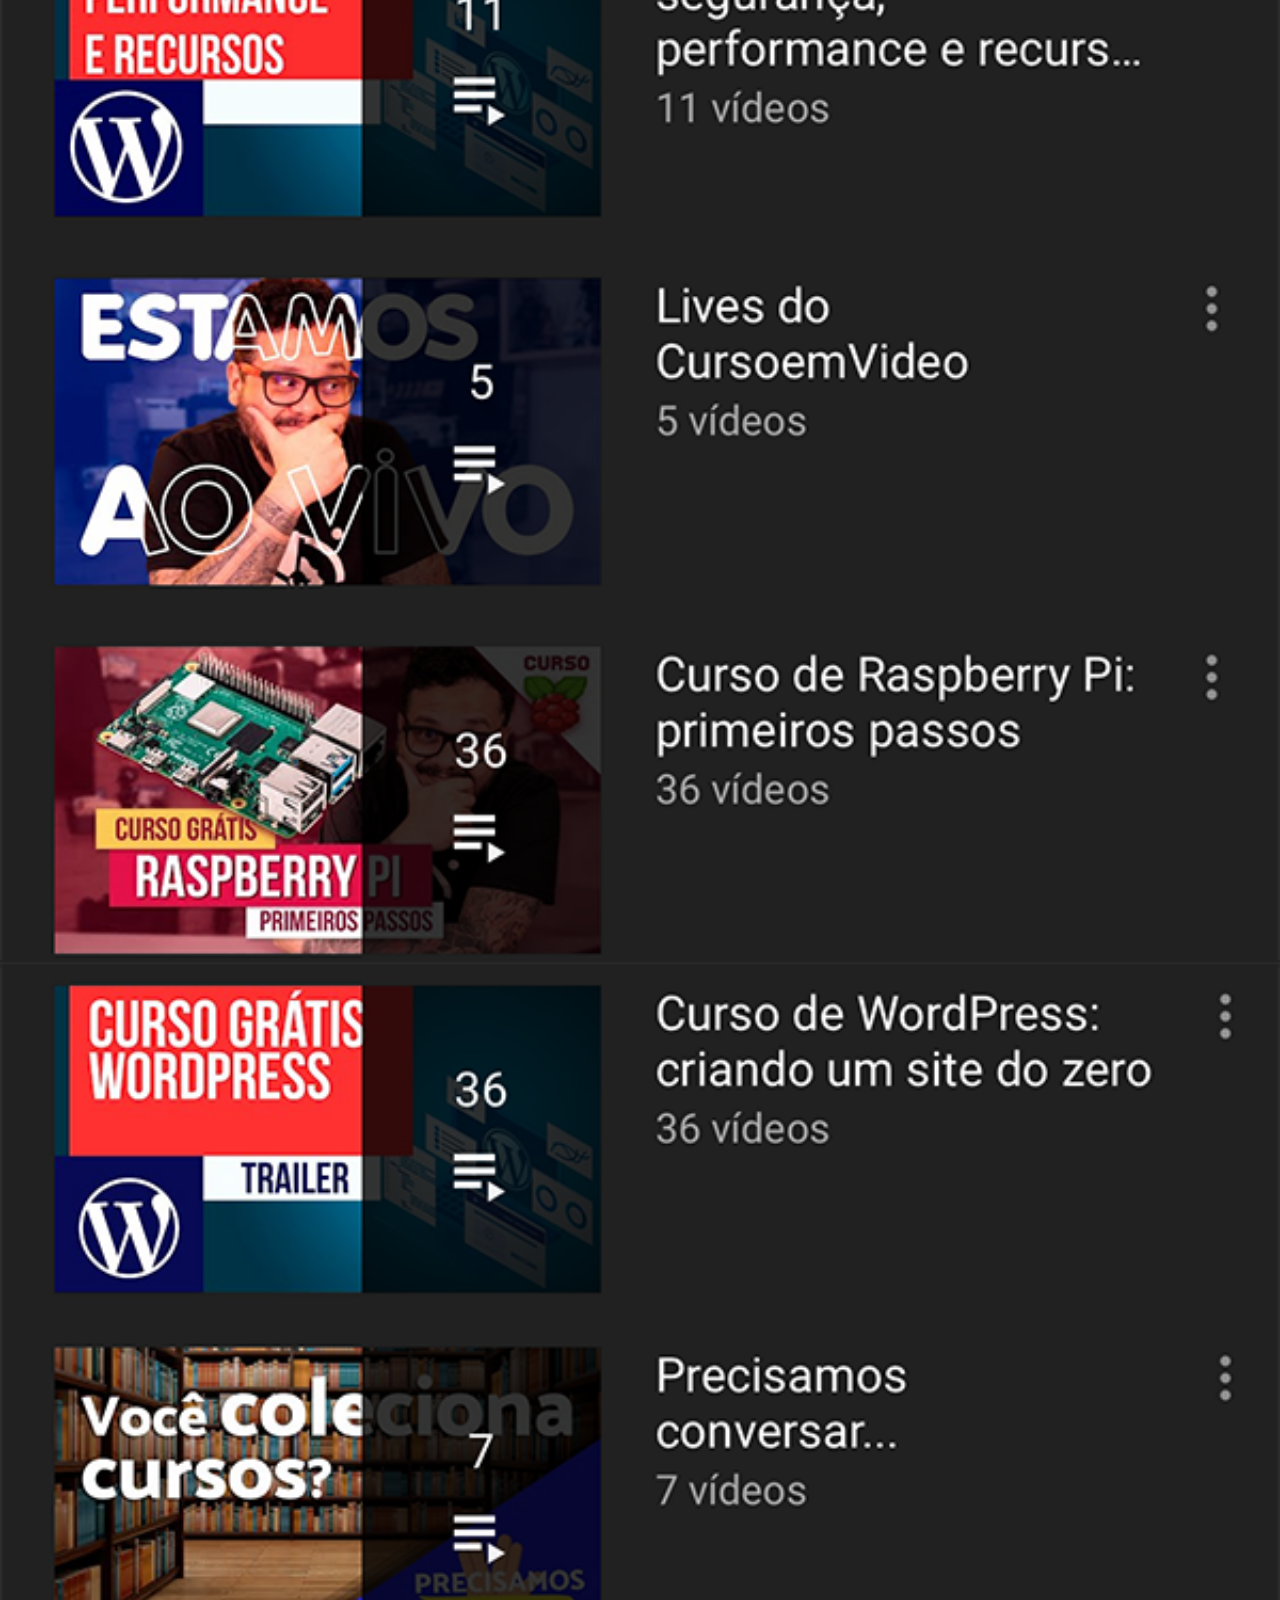
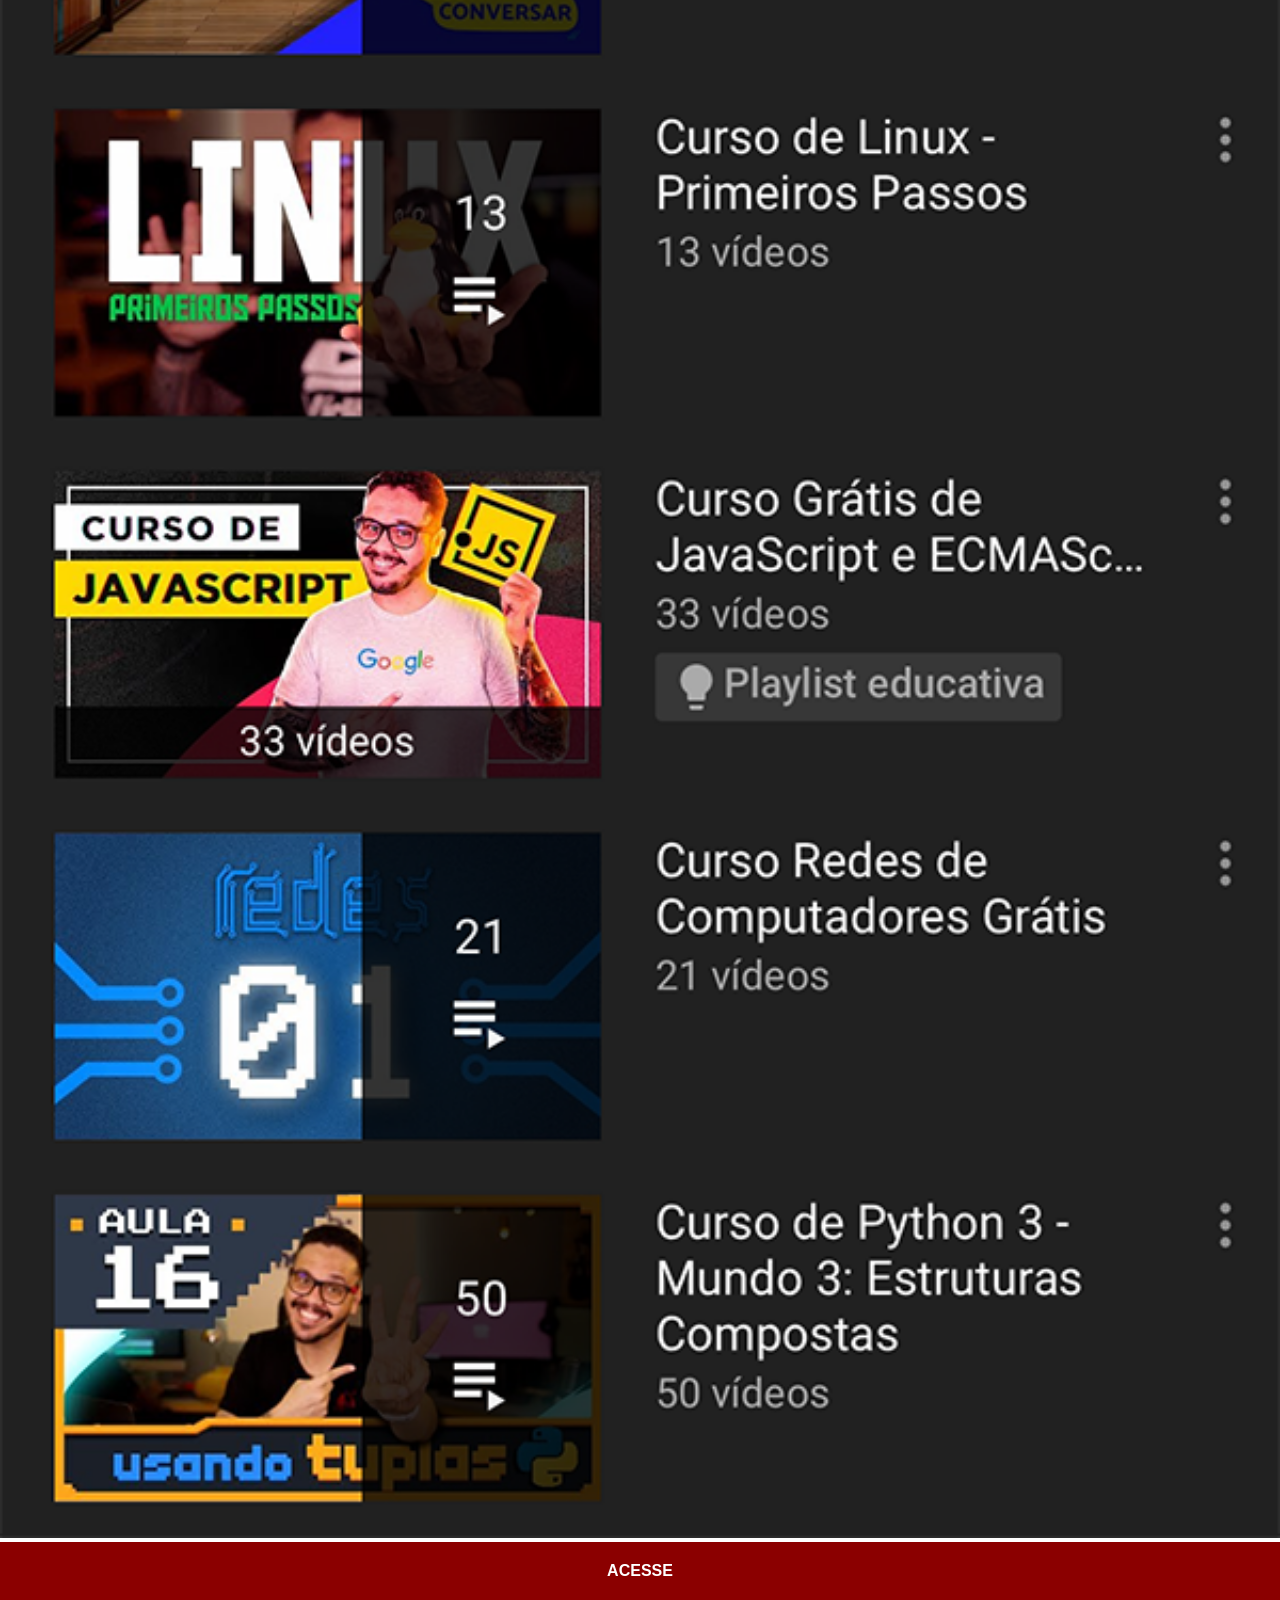
<file: youtube.html>
<!DOCTYPE html>
<html lang="pt-br">
<head>
    <meta charset="UTF-8">
    <meta name="viewport" content="width=device-width, initial-scale=1.0">
    <title>Youtube</title>
    <link rel="stylesheet" href="estilos/social.css">
</head>
<body>
    <img src="imagens/tela-youtube.png" alt="Youtube">
    <a href="https://www.youtube.com/@cursoemvideo" target="_blank">ACESSE</a>
</body>
</html>
</file>
<file: estilos/style.css>
@charset "UTF-8" ;

*{
    margin: 0px;
    padding: 0px;
    font-family: Arial, Helvetica, sans-serif;
}

html, body{
    height: 100vh;
    width: 100vw;
    background-color: black;
}

body{
    background: url(../imagens/fundo-madeira.jpg) no-repeat top center;
    background-size: cover;
    background-attachment: fixed;
}

main{
    position: relative;
    height: 100vh;
}

section#telefone{
    position: absolute;
    top: 50%;
    left: 50%;
    transform: translate(-50%, -50%);

    height: 627px;
    width: 311px;
    background: url(../imagens/frame-iphone.png) no-repeat;
}

iframe#tela{
    position: relative;
    top: 80px;
    left: 22px;
    width: 267px;
    height: 470px;
}

section#redes-sociais{
    text-align: right;
}

section#redes-sociais img{
    width: 50px;
    margin: 10px;
    border-radius: 50%;
    box-sizing: border-box;
}

section#redes-sociais img:hover{
    border: 2px solid rgba(255, 255, 255, 0.596);
    transform: translate(-3px, -3px);
    box-shadow: 5px 5px 10px rgba(0, 0, 0, 0.61);
    transition: transform 0.3s, border .6s;
}

footer{
    background-color: var(--cor5);
    color: white;
    text-align: center;
    font-size: 0.8em;
}

footer a{
    text-decoration: none;
    color: white;
    font-weight: bold;
}

footer a:hover{
    text-decoration: underline;
    color: var(--cor1);
}

::-webkit-scrollbar{
    width: 0px;
    height: 0px;
}
</file>
<file: estilos/social.css>
@charset "UTF-8" ;

*{
    margin: 0px;
    padding: 0px;
    font-family: Arial, Helvetica, sans-serif;
}

::-webkit-scrollbar{
    width: 0px;
    height: 0px;
}

img{
    width: 100vw;

}

a{
    display: block;
    background-color: darkred;
    padding: 20px;
    text-align: center;
    font-weight: bolder;
    text-decoration: none;
    color: white;
}

a:hover{
    background-color: red;
}
</file>
